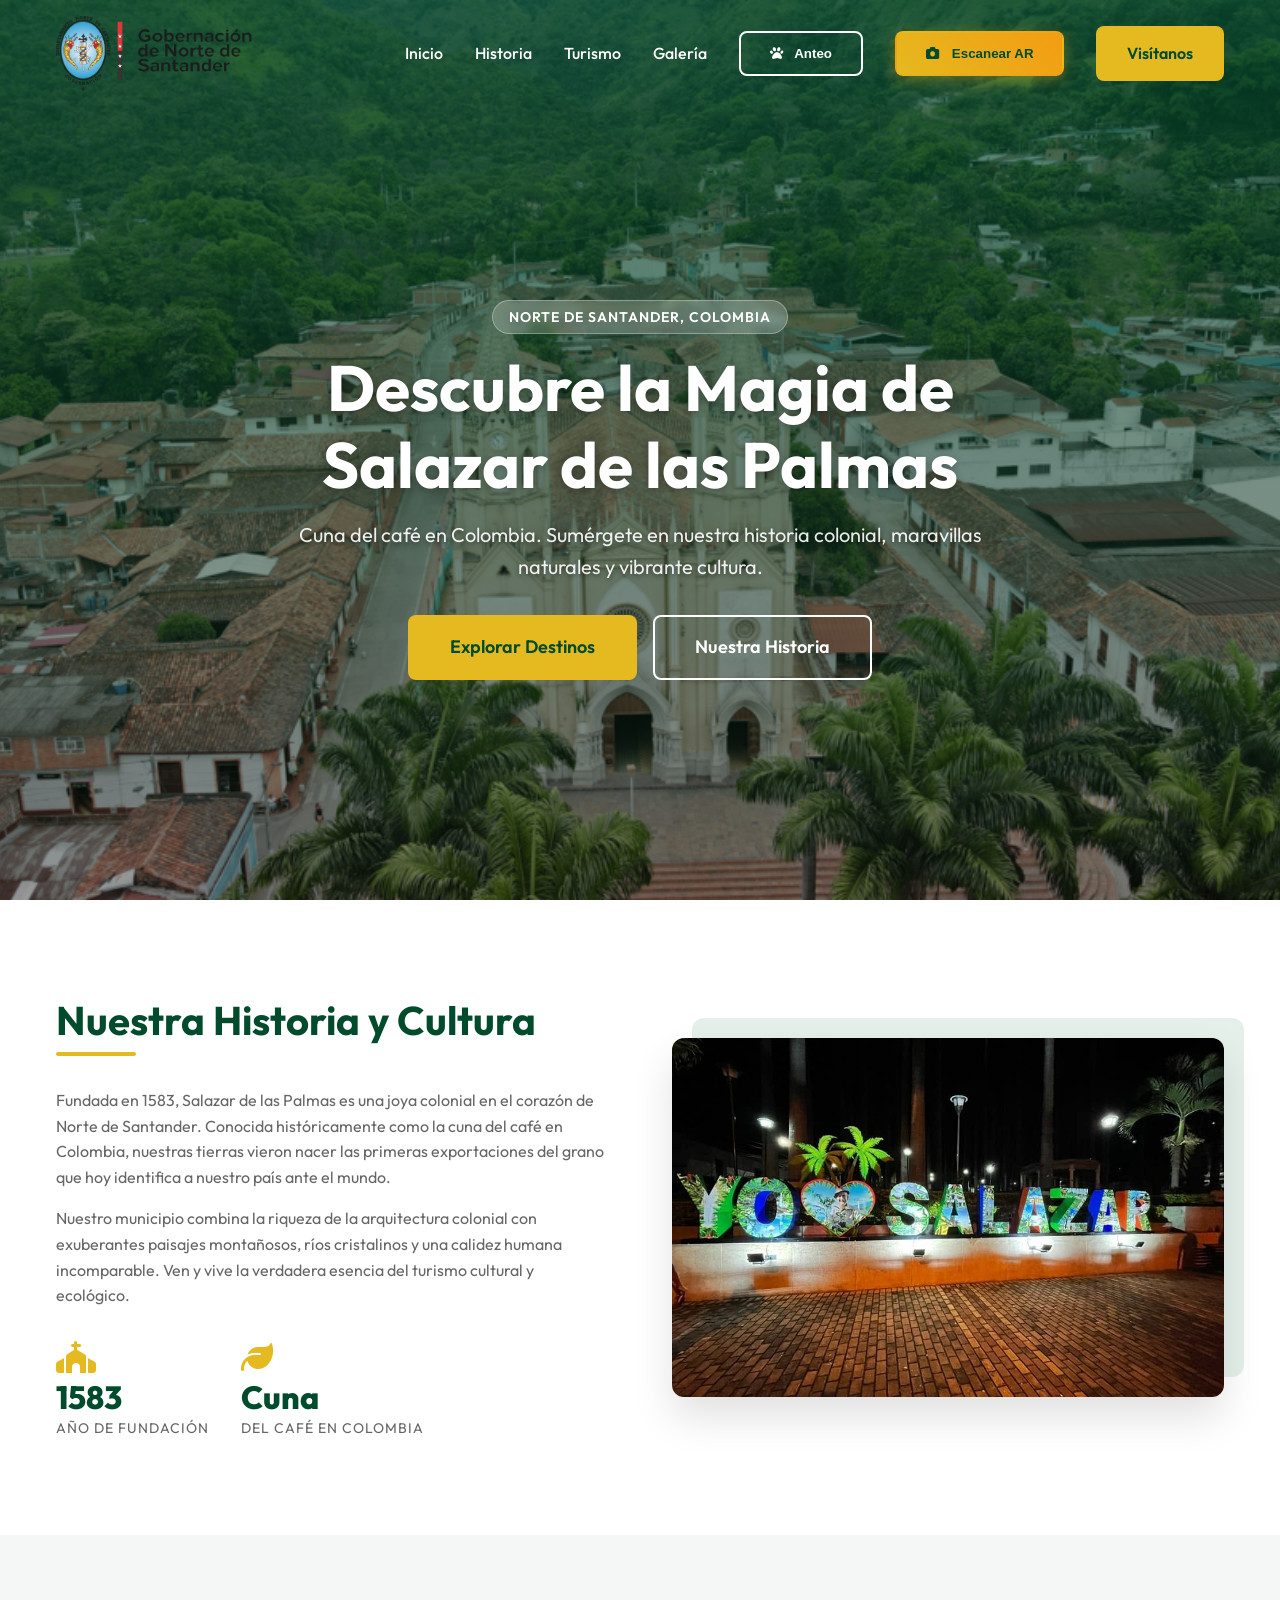
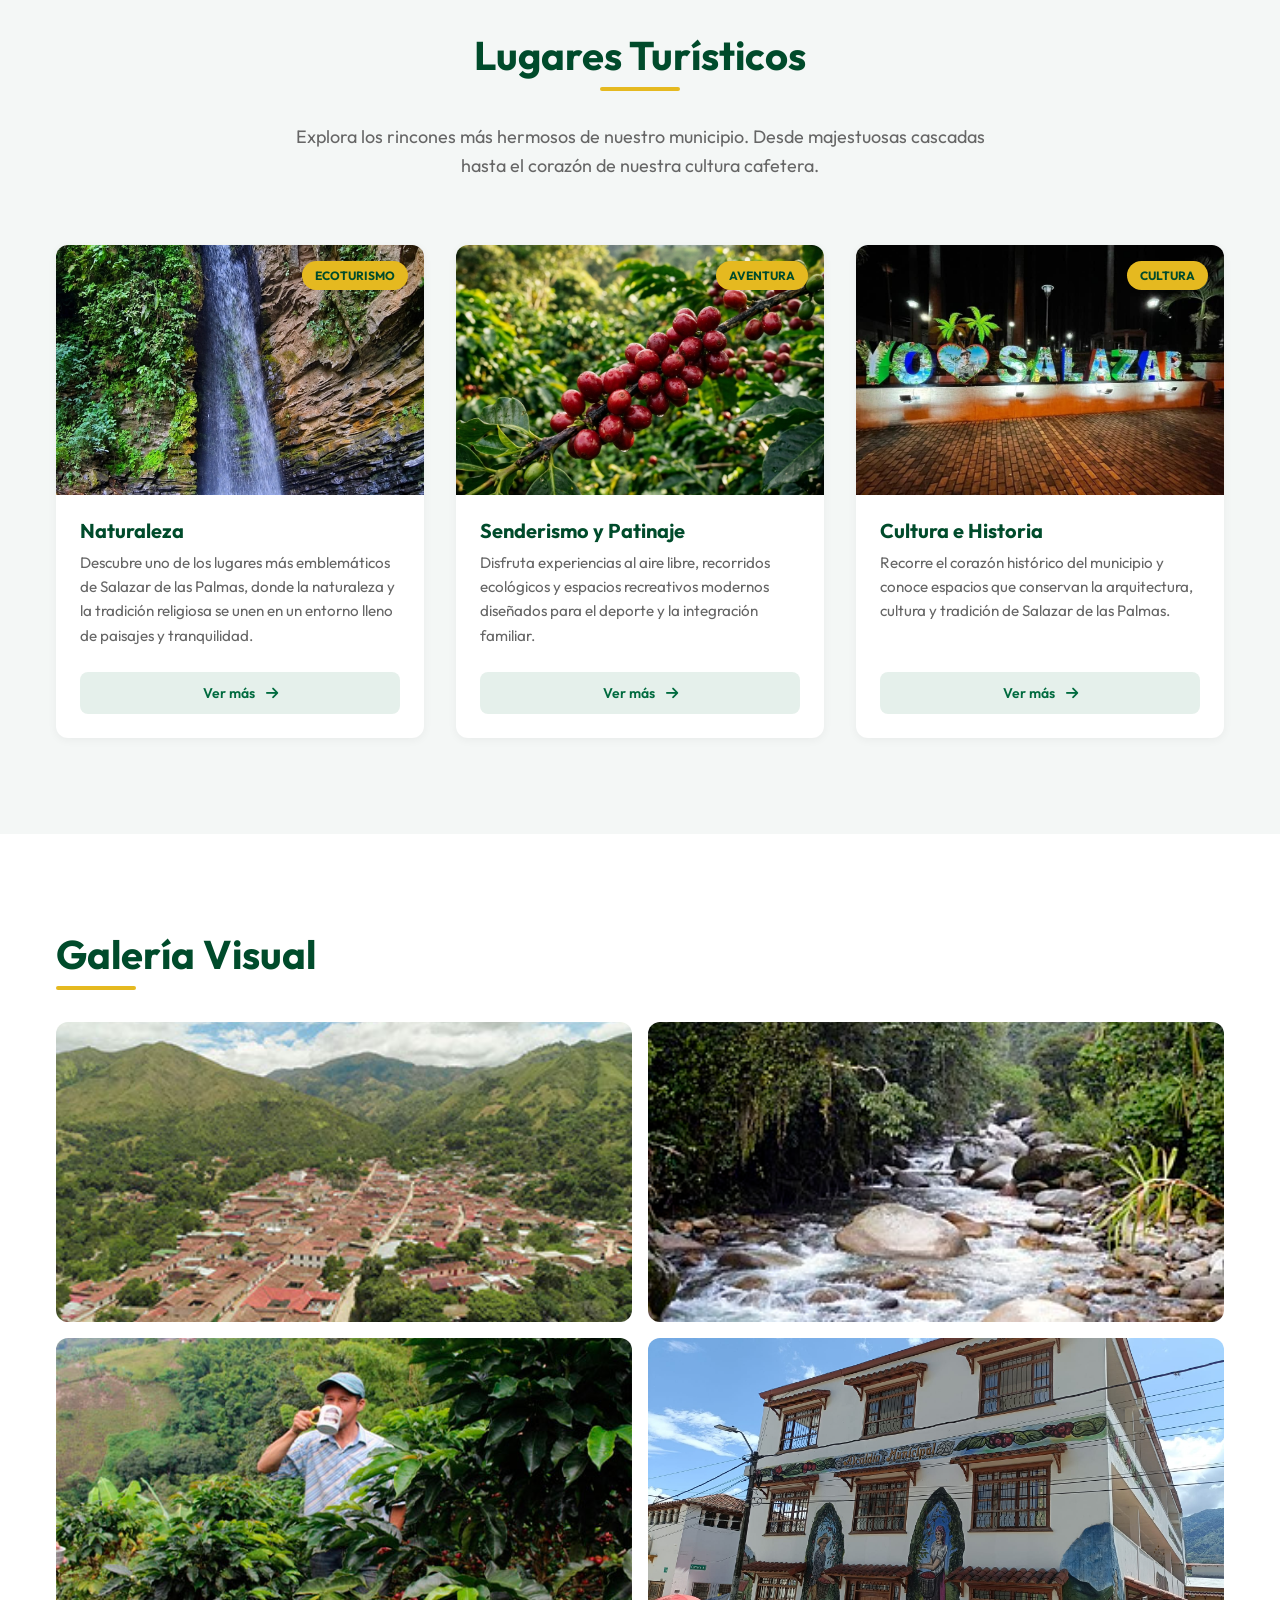
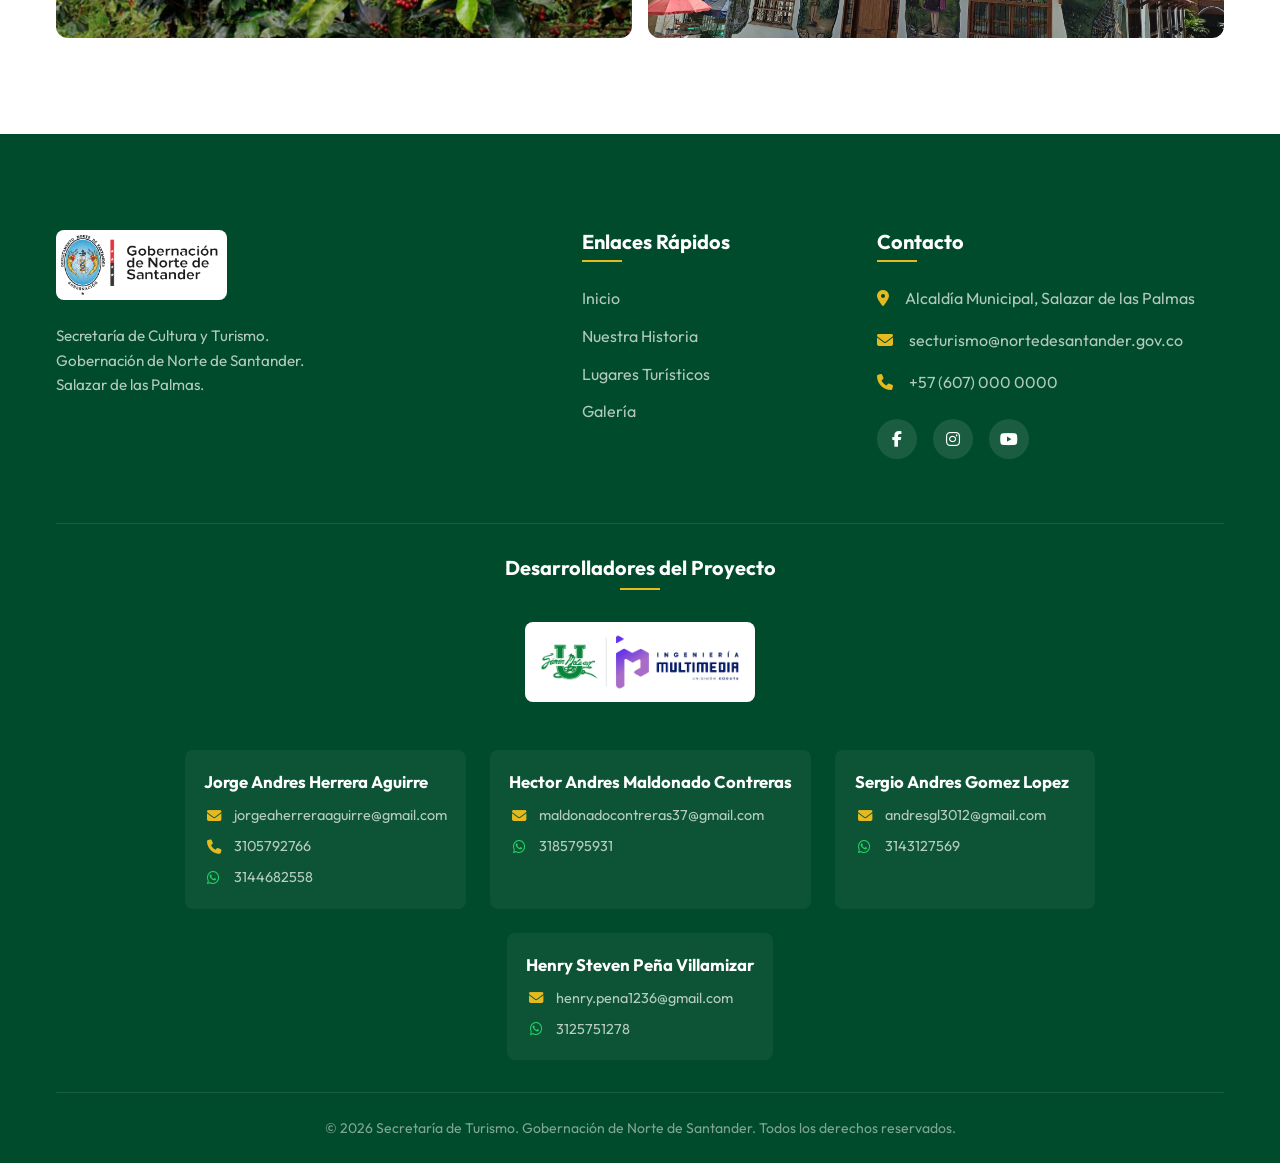
<file: index.html>
<!DOCTYPE html>
<html lang="es">

<head>
    <meta charset="UTF-8">
    <meta name="viewport" content="width=device-width, initial-scale=1.0">
    <title>Salazar de las Palmas - Secretaría de Turismo</title>
    <meta name="description"
        content="Descubre Salazar de las Palmas, la cuna del café en Colombia. Naturaleza, historia, arquitectura colonial y una cultura inolvidable en Norte de Santander.">

    <!-- Google Fonts: Outfit -->
    <link rel="preconnect" href="https://fonts.googleapis.com">
    <link rel="preconnect" href="https://fonts.gstatic.com" crossorigin>
    <link href="https://fonts.googleapis.com/css2?family=Outfit:wght@300;400;500;600;700;800&display=swap"
        rel="stylesheet">

    <!-- FontAwesome for Icons -->
    <link rel="stylesheet" href="https://cdnjs.cloudflare.com/ajax/libs/font-awesome/6.4.0/css/all.min.css">

    <!-- Custom CSS -->
    <link rel="stylesheet" href="css/style.css">
    <link rel="stylesheet" href="css/components.css">
</head>

<body>

    <!-- NAVBAR -->
    <header class="navbar" id="navbar">
        <div class="container nav-container">
            <div class="logos">
                <img src="Recursos/logo-gobernacion.png" alt="Logo Gobernación" class="logo">
            </div>

            <button class="mobile-menu-toggle" aria-label="Abrir menú" id="menuToggle">
                <i class="fa-solid fa-bars"></i>
            </button>

            <nav class="nav-links" id="navLinks">
                <a href="#inicio" class="nav-link">Inicio</a>
                <a href="#historia" class="nav-link">Historia</a>
                <a href="#turismo" class="nav-link">Turismo</a>
                <a href="#galeria" class="nav-link">Galería</a>
                <button type="button" id="openAnteoBtn" class="btn btn-outline btn-anteo" aria-haspopup="dialog"><i class="fa-solid fa-paw" aria-hidden="true"></i> Anteo</button>
                <button id="openArBtn" class="btn btn-primary btn-ar"><i class="fa-solid fa-camera"></i> Escanear
                    AR</button>
                <a href="#contacto" class="btn btn-primary">Visítanos</a>
            </nav>
        </div>
    </header>

    <!-- HERO SECTION -->
    <section id="inicio" class="hero">
        <div class="hero-overlay"></div>
        <div class="container hero-content fade-in-up">
            <span class="badge">Norte de Santander, Colombia</span>
            <h1 class="hero-title">Descubre la Magia de<br>Salazar de las Palmas</h1>
            <p class="hero-subtitle">Cuna del café en Colombia. Sumérgete en nuestra historia colonial, maravillas
                naturales y vibrante cultura.</p>
            <div class="hero-buttons">
                <a href="#turismo" class="btn btn-primary btn-large">Explorar Destinos</a>
                <a href="#historia" class="btn btn-outline btn-large">Nuestra Historia</a>
            </div>
        </div>
    </section>

    <!-- SECCIÓN SOBRE SALAZAR (HISTORIA Y CULTURA) -->
    <section id="historia" class="section about-section">
        <div class="container">
            <div class="about-grid">
                <div class="about-text fade-in-up">
                    <h2 class="section-title">Nuestra Historia y Cultura</h2>
                    <div class="title-underline"></div>
                    <p>Fundada en 1583, Salazar de las Palmas es una joya colonial en el corazón de Norte de Santander.
                        Conocida históricamente como la cuna del café en Colombia, nuestras tierras vieron nacer las
                        primeras exportaciones del grano que hoy identifica a nuestro país ante el mundo.</p>
                    <p>Nuestro municipio combina la riqueza de la arquitectura colonial con exuberantes paisajes
                        montañosos, ríos cristalinos y una calidez humana incomparable. Ven y vive la verdadera esencia
                        del turismo cultural y ecológico.</p>

                    <div class="stats-row">
                        <div class="stat-item">
                            <i class="fa-solid fa-church stat-icon"></i>
                            <span class="stat-number">1583</span>
                            <span class="stat-label">Año de Fundación</span>
                        </div>
                        <div class="stat-item">
                            <i class="fa-solid fa-leaf stat-icon"></i>
                            <span class="stat-number">Cuna</span>
                            <span class="stat-label">Del Café en Colombia</span>
                        </div>
                    </div>
                </div>
                <div class="about-image-wrapper fade-in-up">
                    <img src="Recursos/colonial-architecture.png" alt="Arquitectura colonial de Salazar"
                        class="about-image">
                    <div class="image-accent"></div>
                </div>
            </div>
        </div>
    </section>

    <!-- LUGARES TURÍSTICOS -->
    <section id="turismo" class="section tourism-section bg-light">
        <div class="container">
            <div class="section-header text-center fade-in-up">
                <!-- Etiqueta removida según solicitud -->
                <h2 class="section-title">Lugares Turísticos</h2>
                <div class="title-underline center"></div>
                <p class="section-description">Explora los rincones más hermosos de nuestro municipio. Desde majestuosas
                    cascadas hasta el corazón de nuestra cultura cafetera.</p>
            </div>

            <div class="cards-grid">
                <!-- Tarjeta 1 -->
                <div class="tour-card fade-in-up">
                    <div class="card-image">
                        <img src="Recursos/waterfall-salazar.png" alt="Cascadas Naturales">
                        <div class="card-category">Ecoturismo</div>
                    </div>
                    <div class="card-content">
                        <h3 class="card-title">Naturaleza</h3>
                        <p class="card-text">Descubre uno de los lugares más emblemáticos de Salazar de las Palmas,
                            donde la naturaleza y la tradición religiosa se unen en un entorno lleno de paisajes y
                            tranquilidad.</p>
                        <a href="naturaleza.html" class="btn btn-secondary btn-sm">Ver más <i
                                class="fa-solid fa-arrow-right"></i></a>
                    </div>
                </div>

                <!-- Tarjeta 2 -->
                <div class="tour-card fade-in-up delay-1">
                    <div class="card-image">
                        <img src="Recursos/coffee-culture.png" alt="Ruta del Café">
                        <div class="card-category">Aventura</div>
                    </div>
                    <div class="card-content">
                        <h3 class="card-title">Senderismo y Patinaje</h3>
                        <p class="card-text">Disfruta experiencias al aire libre, recorridos ecológicos y espacios
                            recreativos modernos diseñados para el deporte y la integración familiar.</p>
                        <a href="aventura.html" class="btn btn-secondary btn-sm">Ver más <i
                                class="fa-solid fa-arrow-right"></i></a>
                    </div>
                </div>

                <!-- Tarjeta 3 -->
                <div class="tour-card fade-in-up delay-2">
                    <div class="card-image">
                        <img src="Recursos/colonial-architecture.png" alt="Centro Histórico">
                        <div class="card-category">Cultura</div>
                    </div>
                    <div class="card-content">
                        <h3 class="card-title">Cultura e Historia</h3>
                        <p class="card-text">Recorre el corazón histórico del municipio y conoce espacios que conservan
                            la arquitectura, cultura y tradición de Salazar de las Palmas.</p>
                        <a href="cultura.html" class="btn btn-secondary btn-sm">Ver más <i
                                class="fa-solid fa-arrow-right"></i></a>
                    </div>
                </div>
            </div>
        </div>
    </section>

    <!-- GALERÍA VISUAL -->
    <section id="galeria" class="section gallery-section">
        <div class="container">
            <div class="section-header fade-in-up">
                <h2 class="section-title">Galería Visual</h2>
                <div class="title-underline"></div>
            </div>

            <div class="gallery-grid">
                <div class="gallery-item fade-in-up"
                    data-images='["Recursos/galeria-visual/panoramica/panoramica-1.jpg", "Recursos/galeria-visual/panoramica/panoramica-2.jpg", "Recursos/galeria-visual/panoramica/panoramica-3.jpg", "Recursos/galeria-visual/panoramica/panoramica-4.jpg", "Recursos/galeria-visual/panoramica/panoramica-5.webp"]'>
                    <img src="Recursos/galeria-visual/panoramica/panoramica-1.jpg" alt="Panorámica Salazar">
                    <div class="gallery-overlay">
                        <span>Panorámica</span>
                    </div>
                </div>
                <div class="gallery-item fade-in-up delay-1"
                    data-images='["Recursos/galeria-visual/naturaleza/naturaleza-1.jpg", "Recursos/galeria-visual/naturaleza/naturaleza-2.webp", "Recursos/galeria-visual/naturaleza/naturaleza-3.jpg", "Recursos/galeria-visual/naturaleza/naturaleza-4.jpg", "Recursos/galeria-visual/naturaleza/naturaleza-5.jpg"]'>
                    <img src="Recursos/galeria-visual/naturaleza/naturaleza-1.jpg" alt="Naturaleza">
                    <div class="gallery-overlay">
                        <span>Naturaleza</span>
                    </div>
                </div>
                <div class="gallery-item fade-in-up delay-2"
                    data-images='["Recursos/galeria-visual/cafe/cafe-1.jpg", "Recursos/galeria-visual/cafe/cafe-2.jpg", "Recursos/galeria-visual/cafe/cafe-3.jpg", "Recursos/galeria-visual/cafe/cafe-4.webp", "Recursos/galeria-visual/cafe/cafe-5.webp"]'>
                    <img src="Recursos/galeria-visual/cafe/cafe-1.jpg" alt="Cultura Cafetera">
                    <div class="gallery-overlay">
                        <span>Cultura Cafetera</span>
                    </div>
                </div>
                <div class="gallery-item fade-in-up delay-1"
                    data-images='["Recursos/galeria-visual/arquitectura/arquitectura-1.jpg", "Recursos/galeria-visual/arquitectura/arquitectura-2.jpg", "Recursos/galeria-visual/arquitectura/arquitectura-3.jpg", "Recursos/galeria-visual/arquitectura/arquitectura-4.jpg", "Recursos/galeria-visual/arquitectura/arquitectura-5.jpg"]'>
                    <img src="Recursos/galeria-visual/arquitectura/arquitectura-1.jpg" alt="Arquitectura">
                    <div class="gallery-overlay">
                        <span>Arquitectura Colonial</span>
                    </div>
                </div>
            </div>
        </div>
    </section>

    <!-- FOOTER INSTITUCIONAL -->
    <footer id="contacto" class="footer">
        <div class="container">
            <div class="footer-grid">
                <div class="footer-brand">
                    <div class="footer-logos">
                        <img src="Recursos/logo-gobernacion.png" alt="Gobernación" class="footer-logo">
                    </div>
                    <p class="footer-desc">Secretaría de Cultura y Turismo.<br>Gobernación de Norte de
                        Santander.<br>Salazar de las Palmas.</p>
                </div>

                <div class="footer-links">
                    <h4 class="footer-title">Enlaces Rápidos</h4>
                    <ul>
                        <li><a href="#inicio">Inicio</a></li>
                        <li><a href="#historia">Nuestra Historia</a></li>
                        <li><a href="#turismo">Lugares Turísticos</a></li>
                        <li><a href="#galeria">Galería</a></li>
                    </ul>
                </div>

                <div class="footer-contact">
                    <h4 class="footer-title">Contacto</h4>
                    <ul class="contact-info">
                        <li><i class="fa-solid fa-location-dot"></i> Alcaldía Municipal, Salazar de las Palmas</li>
                        <li><i class="fa-solid fa-envelope"></i> secturismo@nortedesantander.gov.co</li>
                        <li><i class="fa-solid fa-phone"></i> +57 (607) 000 0000</li>
                    </ul>
                    <div class="social-links">
                        <a href="https://www.facebook.com/GobernaciondeNortedeSantander/?locale=es_LA"
                            target="_blank"><i class="fa-brands fa-facebook-f"></i></a>
                        <a href="https://www.instagram.com/gobernorte/" target="_blank"><i
                                class="fa-brands fa-instagram"></i></a>
                        <a href="https://www.youtube.com/@GobernacionNorteDeSantander" target="_blank"><i
                                class="fa-brands fa-youtube"></i></a>
                    </div>
                </div>
            </div>

            <div class="footer-developers"
                style="padding-bottom: 2rem; border-top: 1px solid rgba(255, 255, 255, 0.1); padding-top: 2rem; margin-top: 1rem;">
                <h4
                    style="color: white; font-size: 1.25rem; margin-bottom: 2rem; text-align: center; position: relative;">
                    Desarrolladores del Proyecto
                    <span
                        style="display: block; width: 40px; height: 2px; background-color: var(--color-accent); margin: 0.5rem auto 0;"></span>
                </h4>
                <div style="display: flex; flex-wrap: wrap; justify-content: center; gap: 3rem; align-items: center;">
                    <div class="footer-logos"
                        style="display: flex; flex-direction: column; align-items: center; margin-bottom: 0;">
                        <img src="Recursos/Multimedia-Logo.png" alt="Ingeniería Multimedia" class="footer-logo"
                            style="background-color: white; height: 80px; padding: 10px;">
                    </div>
                    <div style="display: flex; flex-wrap: wrap; gap: 1.5rem; justify-content: center;">
                        <div
                            style="background: rgba(255, 255, 255, 0.05); padding: 1.2rem; border-radius: 8px; min-width: 260px;">
                            <strong
                                style="display: block; font-size: 1.05rem; color: white; margin-bottom: 0.5rem;">Jorge
                                Andres Herrera Aguirre</strong>
                            <ul style="margin: 0; padding: 0; list-style: none; color: rgba(255, 255, 255, 0.7);">
                                <li
                                    style="margin-bottom: 0.5rem; font-size: 0.9rem; display: flex; align-items: center;">
                                    <i class="fa-solid fa-envelope"
                                        style="width: 20px; text-align: center; color: var(--color-accent); margin-right: 10px;"></i>
                                    jorgeaherreraaguirre@gmail.com</li>
                                <li
                                    style="margin-bottom: 0.5rem; font-size: 0.9rem; display: flex; align-items: center;">
                                    <i class="fa-solid fa-phone"
                                        style="width: 20px; text-align: center; color: var(--color-accent); margin-right: 10px;"></i>
                                    3105792766</li>
                                <li style="margin-bottom: 0; font-size: 0.9rem; display: flex; align-items: center;"><a
                                        href="https://wa.me/573144682558" target="_blank"
                                        style="color: inherit; text-decoration: none; transition: color 0.3s ease; display: flex; align-items: center;"
                                        onmouseover="this.style.color='#25D366'"
                                        onmouseout="this.style.color='inherit'"><i class="fa-brands fa-whatsapp"
                                            style="width: 20px; text-align: center; color: #25D366; margin-right: 10px;"></i>
                                        3144682558</a></li>
                            </ul>
                        </div>
                        <div
                            style="background: rgba(255, 255, 255, 0.05); padding: 1.2rem; border-radius: 8px; min-width: 260px;">
                            <strong
                                style="display: block; font-size: 1.05rem; color: white; margin-bottom: 0.5rem;">Hector
                                Andres Maldonado Contreras</strong>
                            <ul style="margin: 0; padding: 0; list-style: none; color: rgba(255, 255, 255, 0.7);">
                                <li
                                    style="margin-bottom: 0.5rem; font-size: 0.9rem; display: flex; align-items: center;">
                                    <i class="fa-solid fa-envelope"
                                        style="width: 20px; text-align: center; color: var(--color-accent); margin-right: 10px;"></i>
                                    maldonadocontreras37@gmail.com</li>
                                <li style="margin-bottom: 0; font-size: 0.9rem; display: flex; align-items: center;"><a
                                        href="https://wa.me/573185795931" target="_blank"
                                        style="color: inherit; text-decoration: none; transition: color 0.3s ease; display: flex; align-items: center;"
                                        onmouseover="this.style.color='#25D366'"
                                        onmouseout="this.style.color='inherit'"><i class="fa-brands fa-whatsapp"
                                            style="width: 20px; text-align: center; color: #25D366; margin-right: 10px;"></i>
                                        3185795931</a></li>
                            </ul>
                        </div>
                        <div
                            style="background: rgba(255, 255, 255, 0.05); padding: 1.2rem; border-radius: 8px; min-width: 260px;">
                            <strong
                                style="display: block; font-size: 1.05rem; color: white; margin-bottom: 0.5rem;">Sergio
                                Andres Gomez Lopez</strong>
                            <ul style="margin: 0; padding: 0; list-style: none; color: rgba(255, 255, 255, 0.7);">
                                <li
                                    style="margin-bottom: 0.5rem; font-size: 0.9rem; display: flex; align-items: center;">
                                    <i class="fa-solid fa-envelope"
                                        style="width: 20px; text-align: center; color: var(--color-accent); margin-right: 10px;"></i>
                                    andresgl3012@gmail.com</li>
                                <li style="margin-bottom: 0; font-size: 0.9rem; display: flex; align-items: center;"><a
                                        href="https://wa.me/573143127569" target="_blank"
                                        style="color: inherit; text-decoration: none; transition: color 0.3s ease; display: flex; align-items: center;"
                                        onmouseover="this.style.color='#25D366'"
                                        onmouseout="this.style.color='inherit'"><i class="fa-brands fa-whatsapp"
                                            style="width: 20px; text-align: center; color: #25D366; margin-right: 10px;"></i>
                                        3143127569</a></li>
                            </ul>
                        </div>
                        <div
                            style="background: rgba(255, 255, 255, 0.05); padding: 1.2rem; border-radius: 8px; min-width: 260px;">
                            <strong
                                style="display: block; font-size: 1.05rem; color: white; margin-bottom: 0.5rem;">Henry
                                Steven Peña Villamizar</strong>
                            <ul style="margin: 0; padding: 0; list-style: none; color: rgba(255, 255, 255, 0.7);">
                                <li
                                    style="margin-bottom: 0.5rem; font-size: 0.9rem; display: flex; align-items: center;">
                                    <i class="fa-solid fa-envelope"
                                        style="width: 20px; text-align: center; color: var(--color-accent); margin-right: 10px;"></i>
                                    henry.pena1236@gmail.com</li>
                                <li style="margin-bottom: 0; font-size: 0.9rem; display: flex; align-items: center;"><a
                                        href="https://wa.me/573155726436" target="_blank"
                                        style="color: inherit; text-decoration: none; transition: color 0.3s ease; display: flex; align-items: center;"
                                        onmouseover="this.style.color='#25D366'"
                                        onmouseout="this.style.color='inherit'"><i class="fa-brands fa-whatsapp"
                                            style="width: 20px; text-align: center; color: #25D366; margin-right: 10px;"></i>
                                        3125751278</a></li>
                            </ul>
                        </div>
                    </div>
                </div>
            </div>

            <div class="footer-bottom">
                <p>&copy; 2026 Secretaría de Turismo. Gobernación de Norte de Santander. Todos los derechos reservados.
                </p>
            </div>
        </div>
    </footer>

    <!-- Lightbox Container para Galería -->
    <div class="lightbox" id="lightbox">
        <div class="lightbox-content">
            <button class="lightbox-close" id="lightboxClose">&times;</button>
            <div class="lightbox-images" id="lightboxImages">
                <!-- Images will be injected here via JS -->
            </div>
            <button class="lightbox-prev" id="lightboxPrev"><i class="fa-solid fa-chevron-left"></i></button>
            <button class="lightbox-next" id="lightboxNext"><i class="fa-solid fa-chevron-right"></i></button>
        </div>
    </div>

    <!-- Scripts -->
    <script src="js/main.js" defer></script>
</body>

</html>
</file>
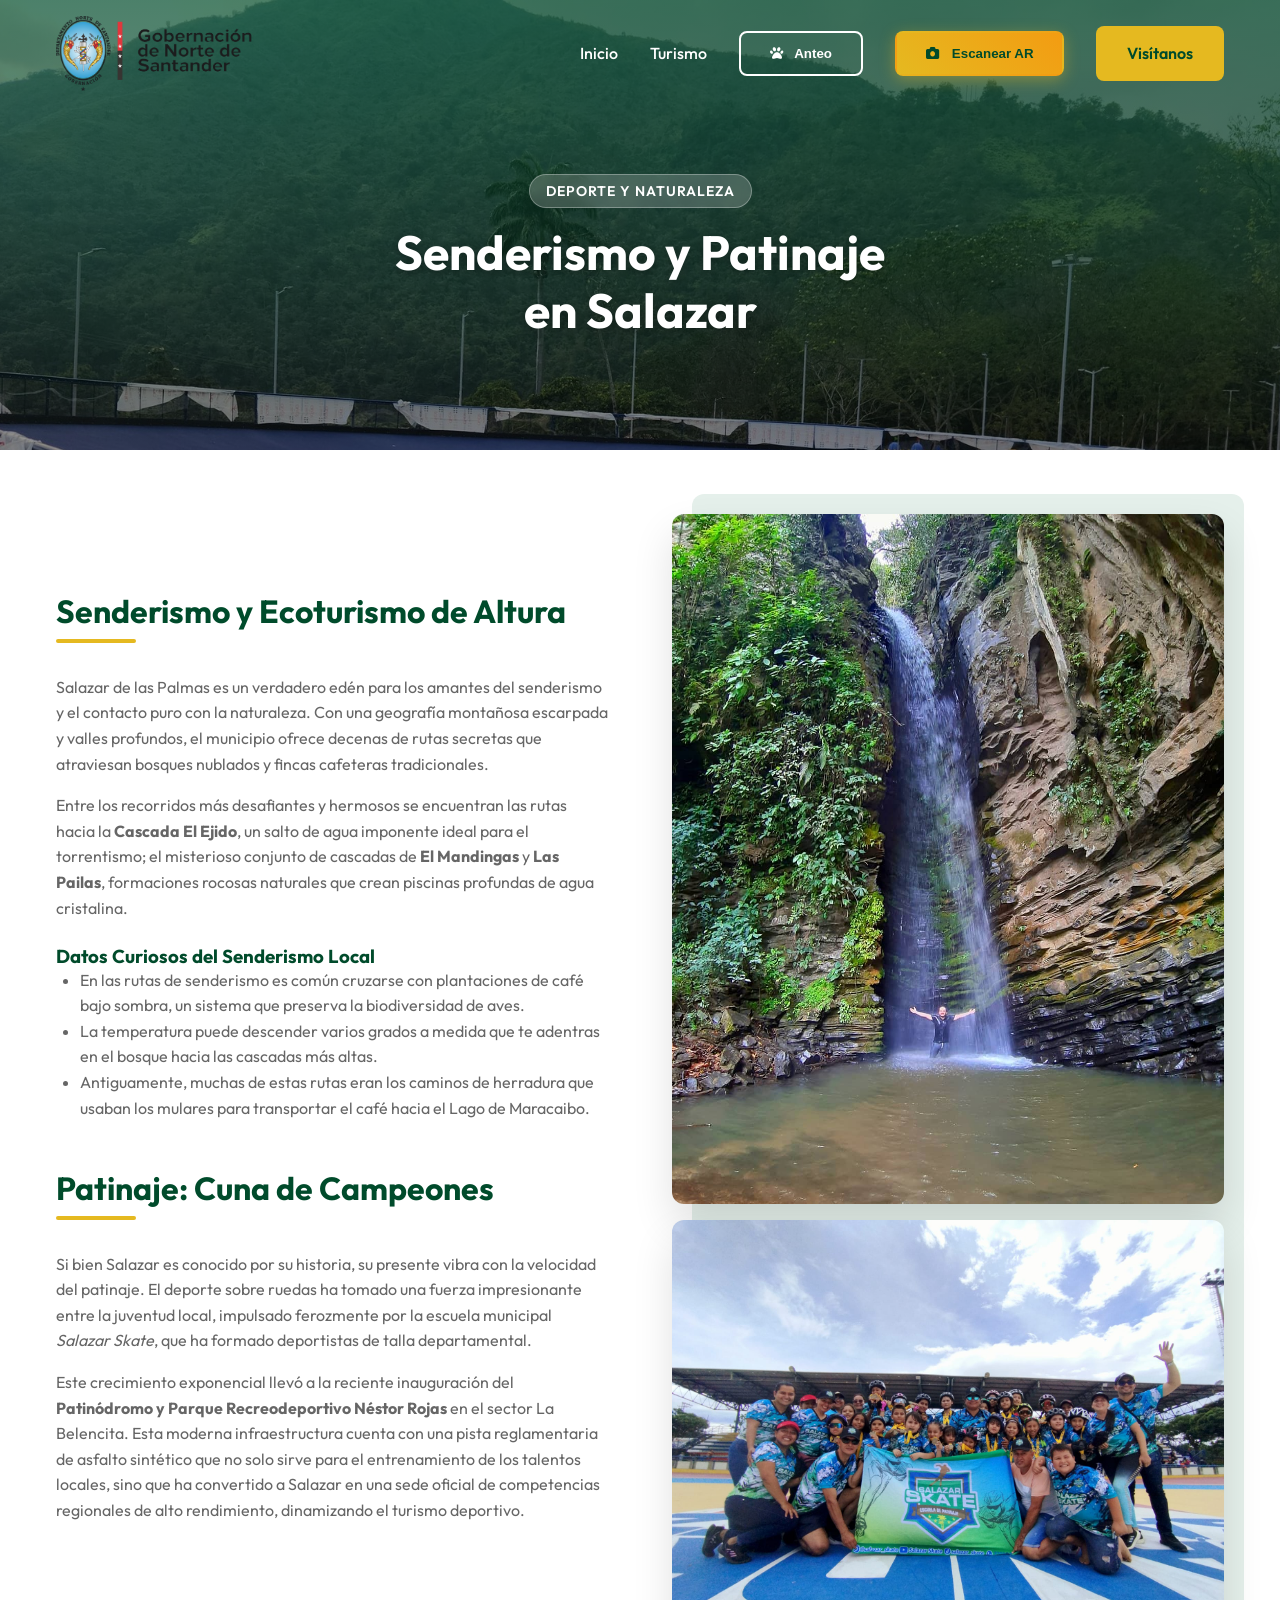
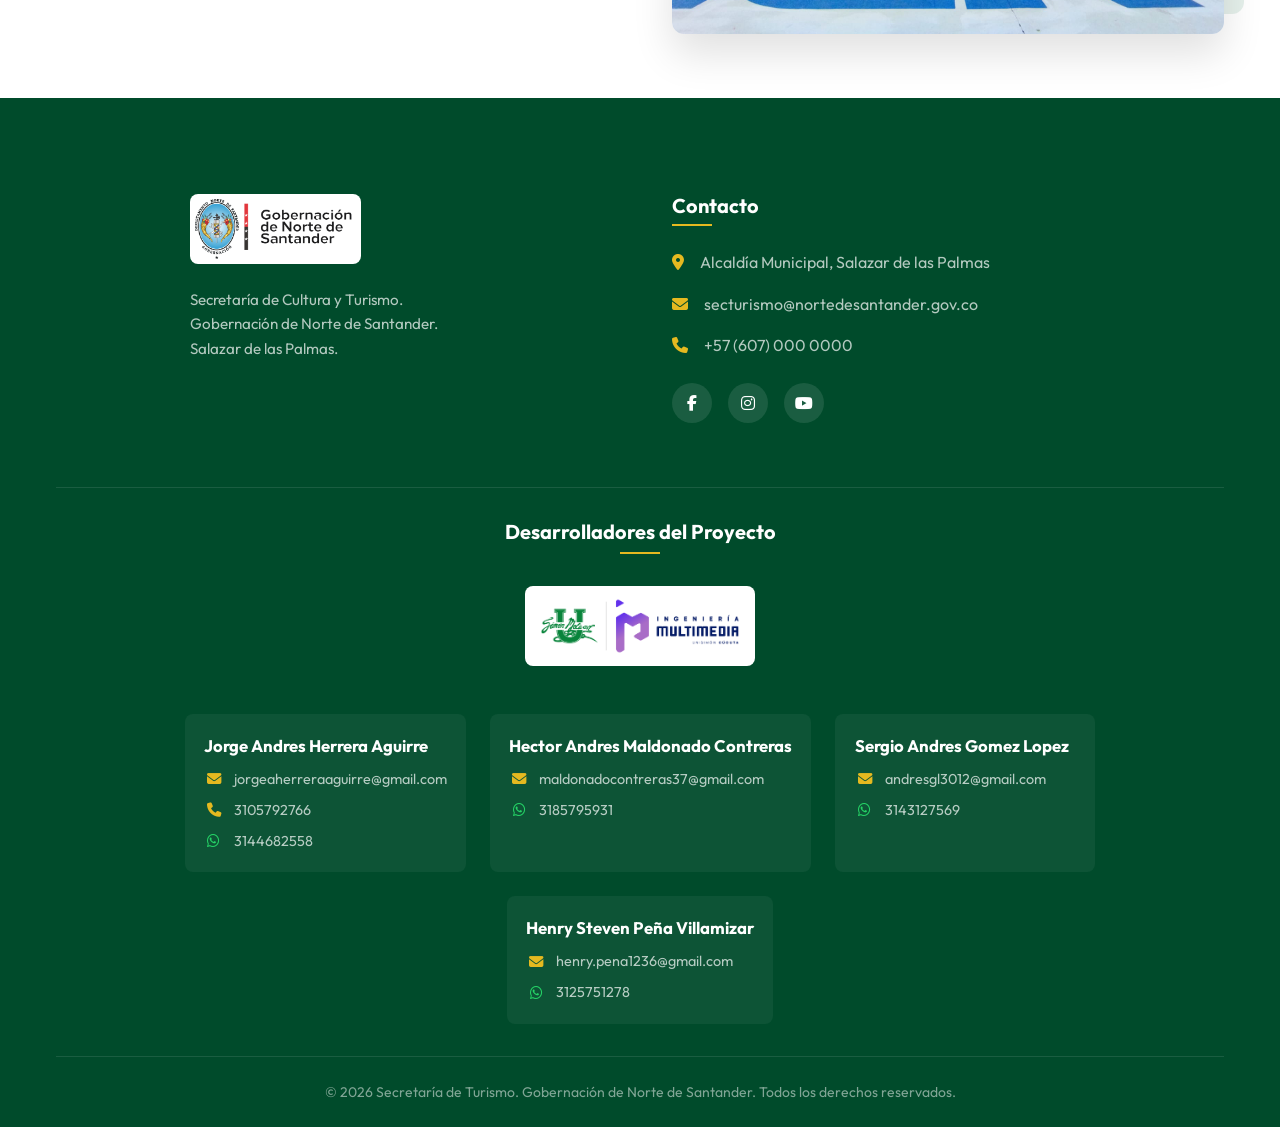
<file: aventura.html>
<!DOCTYPE html>
<html lang="es">
<head>
    <meta charset="UTF-8">
    <meta name="viewport" content="width=device-width, initial-scale=1.0">
    <title>Aventura - Senderismo y Patinaje</title>
    
    <link href="https://fonts.googleapis.com/css2?family=Outfit:wght@300;400;500;600;700;800&display=swap" rel="stylesheet">
    <link rel="stylesheet" href="https://cdnjs.cloudflare.com/ajax/libs/font-awesome/6.4.0/css/all.min.css">
    <link rel="stylesheet" href="css/style.css">
    <link rel="stylesheet" href="css/components.css">
    <style>
        .hero-small {
            height: 50vh;
            min-height: 400px;
            background-image: url('Recursos/Patinaje/PistaPatinajeSalazar.jpg');
            background-size: cover;
            background-position: center;
        }
        .content-section { padding: var(--spacing-lg) 0; }
        .text-block { margin-bottom: 2rem; }
    </style>
</head>
<body>

    <header class="navbar scrolled" id="navbar">
        <div class="container nav-container">
            <div class="logos">
                <img src="Recursos/logo-gobernacion.png" alt="Logo Gobernación" class="logo">
            </div>
            <button class="mobile-menu-toggle" aria-label="Abrir menú" id="menuToggle"><i class="fa-solid fa-bars"></i></button>
            <nav class="nav-links" id="navLinks">
                <a href="index.html#inicio" class="nav-link">Inicio</a>
                <a href="index.html#turismo" class="nav-link">Turismo</a>
                <button type="button" id="openAnteoBtn" class="btn btn-outline btn-anteo" aria-haspopup="dialog"><i class="fa-solid fa-paw" aria-hidden="true"></i> Anteo</button>
                <button id="openArBtn" class="btn btn-primary btn-ar"><i class="fa-solid fa-camera"></i> Escanear AR</button>
                <a href="index.html#contacto" class="btn btn-primary">Visítanos</a>
            </nav>
        </div>
    </header>

    <section class="hero hero-small">
        <div class="hero-overlay"></div>
        <div class="container hero-content fade-in-up">
            <span class="badge">Deporte y Naturaleza</span>
            <h1 class="hero-title" style="font-size: 3rem;">Senderismo y Patinaje<br>en Salazar</h1>
        </div>
    </section>

    <section class="section content-section">
        <div class="container">
            <div class="about-grid">
                <div class="about-text fade-in-up">
                    <div class="text-block">
                        <h2 class="section-title" style="font-size: 2rem;">Senderismo y Ecoturismo de Altura</h2>
                        <div class="title-underline"></div>
                        <p>Salazar de las Palmas es un verdadero edén para los amantes del senderismo y el contacto puro con la naturaleza. Con una geografía montañosa escarpada y valles profundos, el municipio ofrece decenas de rutas secretas que atraviesan bosques nublados y fincas cafeteras tradicionales.</p>
                        <p>Entre los recorridos más desafiantes y hermosos se encuentran las rutas hacia la <strong>Cascada El Ejido</strong>, un salto de agua imponente ideal para el torrentismo; el misterioso conjunto de cascadas de <strong>El Mandingas</strong> y <strong>Las Pailas</strong>, formaciones rocosas naturales que crean piscinas profundas de agua cristalina.</p>
                        
                        <h3 style="margin-top: 1.5rem; color: var(--color-primary-dark);">Datos Curiosos del Senderismo Local</h3>
                        <ul style="margin-left: 1.5rem; margin-bottom: 1.5rem; color: var(--color-text-muted);">
                            <li>En las rutas de senderismo es común cruzarse con plantaciones de café bajo sombra, un sistema que preserva la biodiversidad de aves.</li>
                            <li>La temperatura puede descender varios grados a medida que te adentras en el bosque hacia las cascadas más altas.</li>
                            <li>Antiguamente, muchas de estas rutas eran los caminos de herradura que usaban los mulares para transportar el café hacia el Lago de Maracaibo.</li>
                        </ul>
                    </div>

                    <div class="text-block" style="margin-top: 3rem;">
                        <h2 class="section-title" style="font-size: 2rem;">Patinaje: Cuna de Campeones</h2>
                        <div class="title-underline"></div>
                        <p>Si bien Salazar es conocido por su historia, su presente vibra con la velocidad del patinaje. El deporte sobre ruedas ha tomado una fuerza impresionante entre la juventud local, impulsado ferozmente por la escuela municipal <em>Salazar Skate</em>, que ha formado deportistas de talla departamental.</p>
                        <p>Este crecimiento exponencial llevó a la reciente inauguración del <strong>Patinódromo y Parque Recreodeportivo Néstor Rojas</strong> en el sector La Belencita. Esta moderna infraestructura cuenta con una pista reglamentaria de asfalto sintético que no solo sirve para el entrenamiento de los talentos locales, sino que ha convertido a Salazar en una sede oficial de competencias regionales de alto rendimiento, dinamizando el turismo deportivo.</p>
                    </div>
                </div>
                
                <div class="about-image-wrapper fade-in-up delay-1">
                    <img src="Recursos/Senderismo/CascadaSenderismo.jpg" alt="Senderismo en Salazar" class="about-image" style="margin-bottom: 1rem;">
                    <img src="Recursos/Patinaje/PatinajeEquipoSalazar.jpg" alt="Equipo de Patinaje Salazar Skate" class="about-image">
                    <div class="image-accent"></div>
                </div>
            </div>
        </div>
    </section>

    <footer id="contacto" class="footer">
        <div class="container">
            <div class="footer-grid footer-grid-2col">
                <div class="footer-brand">
                    <div class="footer-logos">
                        <img src="Recursos/logo-gobernacion.png" alt="Gobernación" class="footer-logo">
                    </div>
                    <p class="footer-desc">Secretaría de Cultura y Turismo.<br>Gobernación de Norte de Santander.<br>Salazar de las Palmas.</p>
                </div>
                <div class="footer-contact">
                    <h4 class="footer-title">Contacto</h4>
                    <ul class="contact-info">
                        <li><i class="fa-solid fa-location-dot"></i> Alcaldía Municipal, Salazar de las Palmas</li>
                        <li><i class="fa-solid fa-envelope"></i> secturismo@nortedesantander.gov.co</li>
                        <li><i class="fa-solid fa-phone"></i> +57 (607) 000 0000</li>
                    </ul>
                    <div class="social-links">
                        <a href="https://www.facebook.com/GobernaciondeNortedeSantander/?locale=es_LA" target="_blank"><i class="fa-brands fa-facebook-f"></i></a>
                        <a href="https://www.instagram.com/gobernorte/" target="_blank"><i class="fa-brands fa-instagram"></i></a>
                        <a href="https://www.youtube.com/@GobernacionNorteDeSantander" target="_blank"><i class="fa-brands fa-youtube"></i></a>
                    </div>
                </div>
            </div>
            
            <div class="footer-developers" style="padding-bottom: 2rem; border-top: 1px solid rgba(255, 255, 255, 0.1); padding-top: 2rem; margin-top: 1rem;">
                <h4 style="color: white; font-size: 1.25rem; margin-bottom: 2rem; text-align: center; position: relative;">
                    Desarrolladores del Proyecto
                    <span style="display: block; width: 40px; height: 2px; background-color: var(--color-accent); margin: 0.5rem auto 0;"></span>
                </h4>
                <div style="display: flex; flex-wrap: wrap; justify-content: center; gap: 3rem; align-items: center;">
                    <div class="footer-logos" style="display: flex; flex-direction: column; align-items: center; margin-bottom: 0;">
                        <img src="Recursos/Multimedia-Logo.png" alt="Ingeniería Multimedia" class="footer-logo" style="background-color: white; height: 80px; padding: 10px;">
                    </div>
                    <div style="display: flex; flex-wrap: wrap; gap: 1.5rem; justify-content: center;">
                        <div style="background: rgba(255, 255, 255, 0.05); padding: 1.2rem; border-radius: 8px; min-width: 260px;">
                            <strong style="display: block; font-size: 1.05rem; color: white; margin-bottom: 0.5rem;">Jorge Andres Herrera Aguirre</strong>
                            <ul style="margin: 0; padding: 0; list-style: none; color: rgba(255, 255, 255, 0.7);">
                                <li style="margin-bottom: 0.5rem; font-size: 0.9rem; display: flex; align-items: center;"><i class="fa-solid fa-envelope" style="width: 20px; text-align: center; color: var(--color-accent); margin-right: 10px;"></i> jorgeaherreraaguirre@gmail.com</li>
                                <li style="margin-bottom: 0.5rem; font-size: 0.9rem; display: flex; align-items: center;"><i class="fa-solid fa-phone" style="width: 20px; text-align: center; color: var(--color-accent); margin-right: 10px;"></i> 3105792766</li>
                                <li style="margin-bottom: 0; font-size: 0.9rem; display: flex; align-items: center;"><a href="https://wa.me/573144682558" target="_blank" style="color: inherit; text-decoration: none; transition: color 0.3s ease; display: flex; align-items: center;" onmouseover="this.style.color='#25D366'" onmouseout="this.style.color='inherit'"><i class="fa-brands fa-whatsapp" style="width: 20px; text-align: center; color: #25D366; margin-right: 10px;"></i> 3144682558</a></li>
                            </ul>
                        </div>
                        <div style="background: rgba(255, 255, 255, 0.05); padding: 1.2rem; border-radius: 8px; min-width: 260px;">
                            <strong style="display: block; font-size: 1.05rem; color: white; margin-bottom: 0.5rem;">Hector Andres Maldonado Contreras</strong>
                            <ul style="margin: 0; padding: 0; list-style: none; color: rgba(255, 255, 255, 0.7);">
                                <li style="margin-bottom: 0.5rem; font-size: 0.9rem; display: flex; align-items: center;"><i class="fa-solid fa-envelope" style="width: 20px; text-align: center; color: var(--color-accent); margin-right: 10px;"></i> maldonadocontreras37@gmail.com</li>
                                <li style="margin-bottom: 0; font-size: 0.9rem; display: flex; align-items: center;"><a href="https://wa.me/573185795931" target="_blank" style="color: inherit; text-decoration: none; transition: color 0.3s ease; display: flex; align-items: center;" onmouseover="this.style.color='#25D366'" onmouseout="this.style.color='inherit'"><i class="fa-brands fa-whatsapp" style="width: 20px; text-align: center; color: #25D366; margin-right: 10px;"></i> 3185795931</a></li>
                            </ul>
                        </div>
                        <div style="background: rgba(255, 255, 255, 0.05); padding: 1.2rem; border-radius: 8px; min-width: 260px;">
                            <strong style="display: block; font-size: 1.05rem; color: white; margin-bottom: 0.5rem;">Sergio Andres Gomez Lopez</strong>
                            <ul style="margin: 0; padding: 0; list-style: none; color: rgba(255, 255, 255, 0.7);">
                                <li style="margin-bottom: 0.5rem; font-size: 0.9rem; display: flex; align-items: center;"><i class="fa-solid fa-envelope" style="width: 20px; text-align: center; color: var(--color-accent); margin-right: 10px;"></i> andresgl3012@gmail.com</li>
                                <li style="margin-bottom: 0; font-size: 0.9rem; display: flex; align-items: center;"><a href="https://wa.me/573143127569" target="_blank" style="color: inherit; text-decoration: none; transition: color 0.3s ease; display: flex; align-items: center;" onmouseover="this.style.color='#25D366'" onmouseout="this.style.color='inherit'"><i class="fa-brands fa-whatsapp" style="width: 20px; text-align: center; color: #25D366; margin-right: 10px;"></i> 3143127569</a></li>
                            </ul>
                        </div>
                        <div style="background: rgba(255, 255, 255, 0.05); padding: 1.2rem; border-radius: 8px; min-width: 260px;">
                            <strong style="display: block; font-size: 1.05rem; color: white; margin-bottom: 0.5rem;">Henry Steven Peña Villamizar</strong>
                            <ul style="margin: 0; padding: 0; list-style: none; color: rgba(255, 255, 255, 0.7);">
                                <li style="margin-bottom: 0.5rem; font-size: 0.9rem; display: flex; align-items: center;"><i class="fa-solid fa-envelope" style="width: 20px; text-align: center; color: var(--color-accent); margin-right: 10px;"></i> henry.pena1236@gmail.com</li>
                                <li style="margin-bottom: 0; font-size: 0.9rem; display: flex; align-items: center;"><a href="https://wa.me/573155726436" target="_blank" style="color: inherit; text-decoration: none; transition: color 0.3s ease; display: flex; align-items: center;" onmouseover="this.style.color='#25D366'" onmouseout="this.style.color='inherit'"><i class="fa-brands fa-whatsapp" style="width: 20px; text-align: center; color: #25D366; margin-right: 10px;"></i> 3125751278</a></li>
                            </ul>
                        </div>
                    </div>
                </div>
            </div>

            <div class="footer-bottom">
                <p>&copy; 2026 Secretaría de Turismo. Gobernación de Norte de Santander. Todos los derechos reservados.</p>
            </div>
        </div>
    </footer>

    <script src="js/main.js" defer></script>
</body>
</html>
</file>
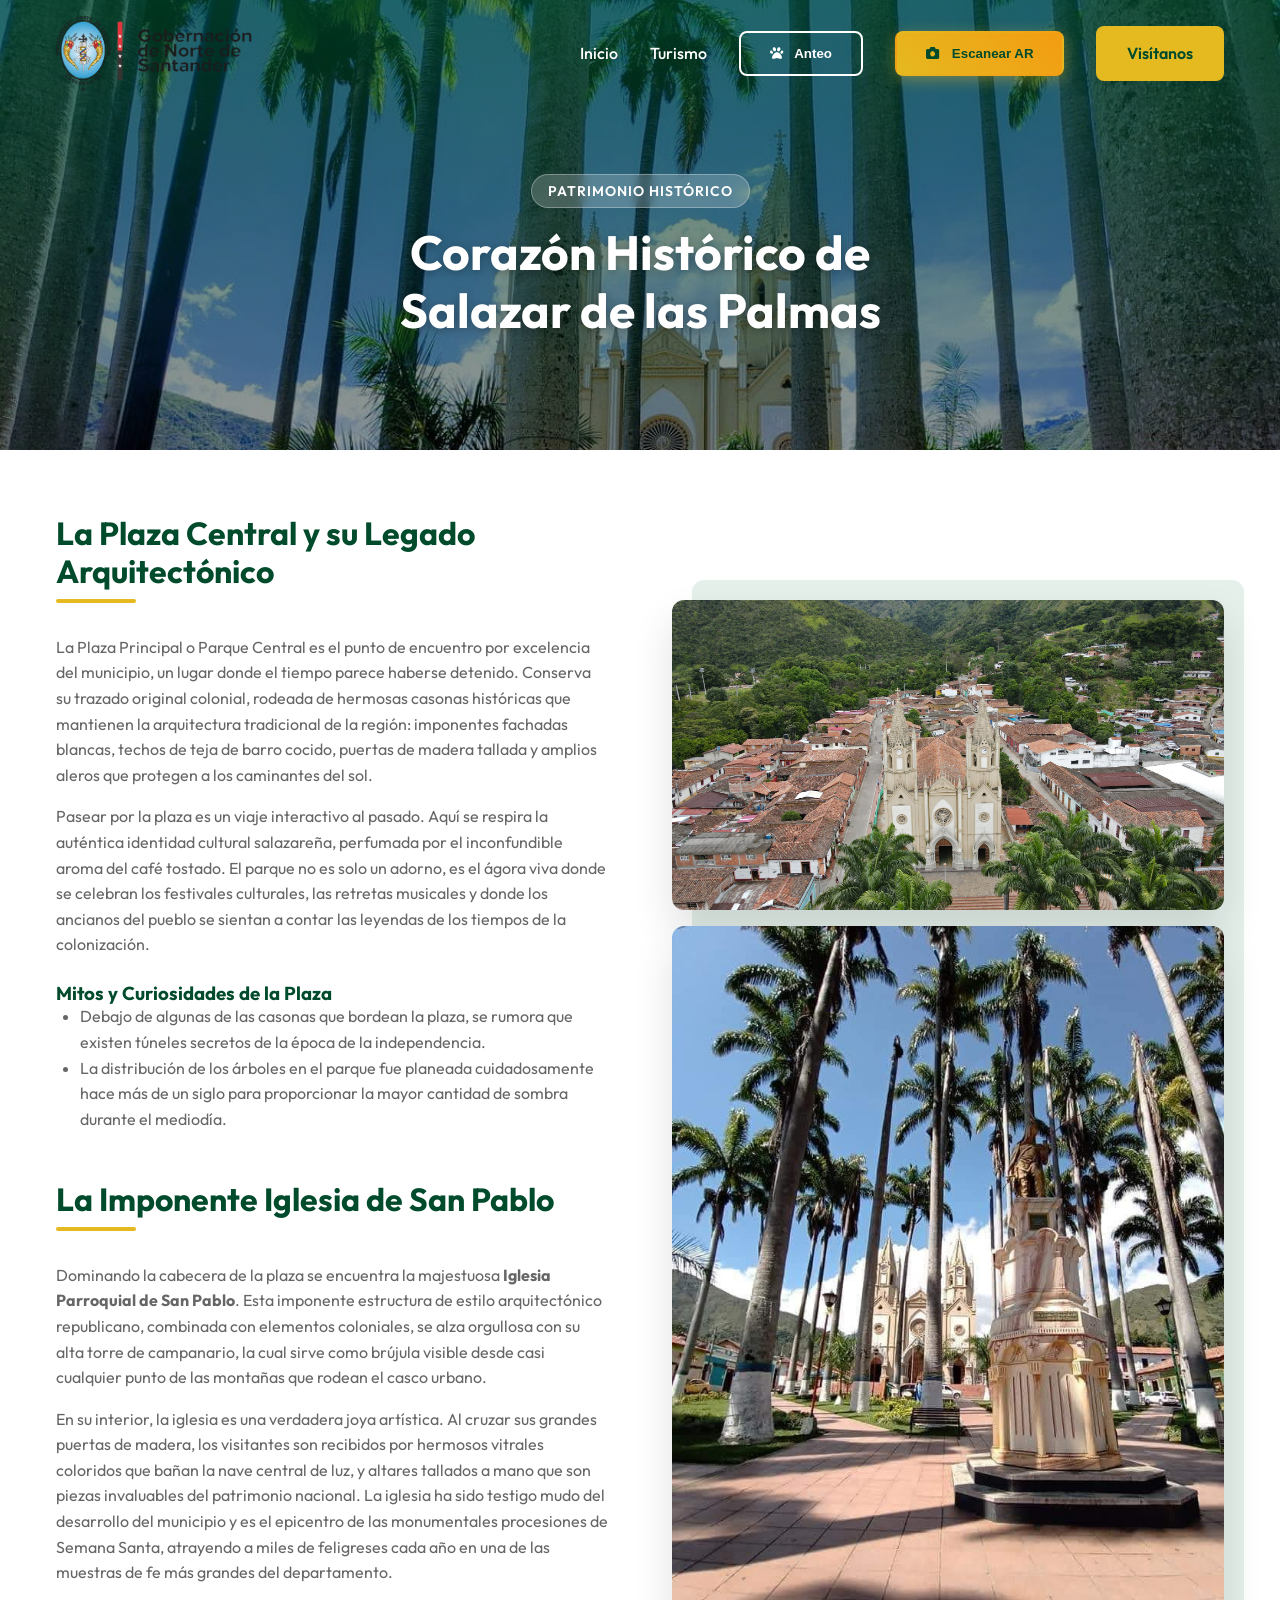
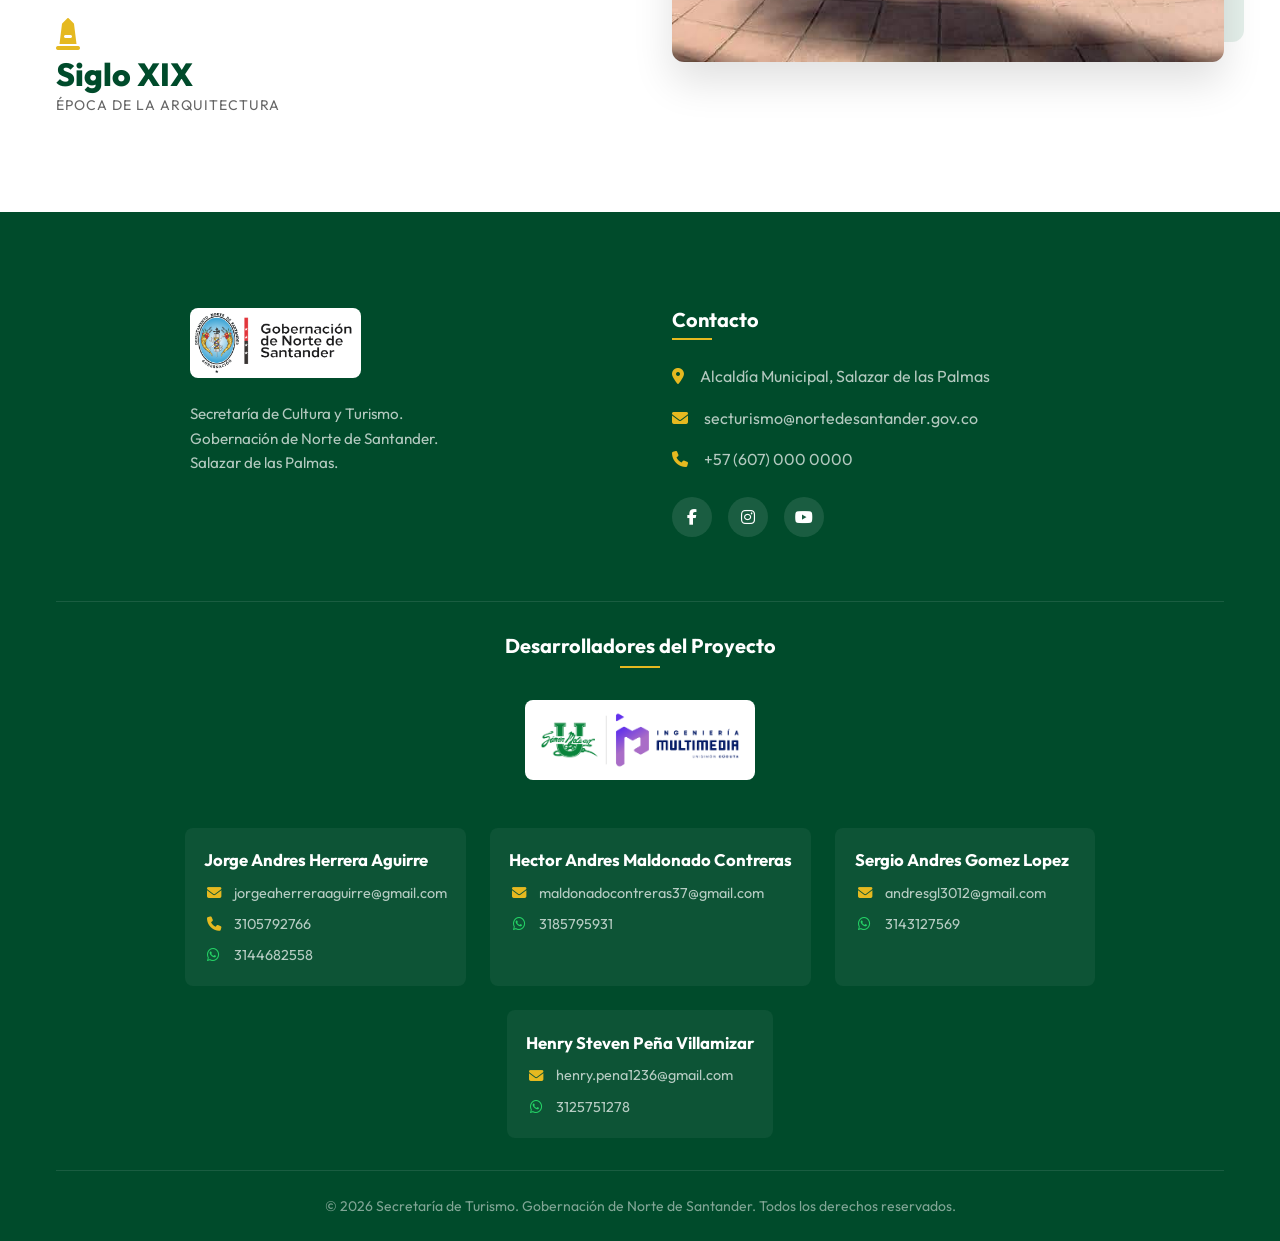
<file: cultura.html>
<!DOCTYPE html>
<html lang="es">
<head>
    <meta charset="UTF-8">
    <meta name="viewport" content="width=device-width, initial-scale=1.0">
    <title>Cultura e Historia - Salazar de las Palmas</title>
    
    <link href="https://fonts.googleapis.com/css2?family=Outfit:wght@300;400;500;600;700;800&display=swap" rel="stylesheet">
    <link rel="stylesheet" href="https://cdnjs.cloudflare.com/ajax/libs/font-awesome/6.4.0/css/all.min.css">
    <link rel="stylesheet" href="css/style.css">
    <link rel="stylesheet" href="css/components.css">
    <style>
        .hero-small {
            height: 50vh;
            min-height: 400px;
            background-image: url('Recursos/Plaza/PlazaPalmas.jpg');
            background-size: cover;
            background-position: center;
        }
        .content-section { padding: var(--spacing-lg) 0; }
        .text-block { margin-bottom: 2rem; }
    </style>
</head>
<body>

    <header class="navbar scrolled" id="navbar">
        <div class="container nav-container">
            <div class="logos">
                <img src="Recursos/logo-gobernacion.png" alt="Logo Gobernación" class="logo">
            </div>
            <button class="mobile-menu-toggle" aria-label="Abrir menú" id="menuToggle"><i class="fa-solid fa-bars"></i></button>
            <nav class="nav-links" id="navLinks">
                <a href="index.html#inicio" class="nav-link">Inicio</a>
                <a href="index.html#turismo" class="nav-link">Turismo</a>
                <button type="button" id="openAnteoBtn" class="btn btn-outline btn-anteo" aria-haspopup="dialog"><i class="fa-solid fa-paw" aria-hidden="true"></i> Anteo</button>
                <button id="openArBtn" class="btn btn-primary btn-ar"><i class="fa-solid fa-camera"></i> Escanear AR</button>
                <a href="index.html#contacto" class="btn btn-primary">Visítanos</a>
            </nav>
        </div>
    </header>

    <section class="hero hero-small">
        <div class="hero-overlay"></div>
        <div class="container hero-content fade-in-up">
            <span class="badge">Patrimonio Histórico</span>
            <h1 class="hero-title" style="font-size: 3rem;">Corazón Histórico de<br>Salazar de las Palmas</h1>
        </div>
    </section>

    <section class="section content-section">
        <div class="container">
            <div class="about-grid">
                <div class="about-text fade-in-up">
                    <div class="text-block">
                        <h2 class="section-title" style="font-size: 2rem;">La Plaza Central y su Legado Arquitectónico</h2>
                        <div class="title-underline"></div>
                        <p>La Plaza Principal o Parque Central es el punto de encuentro por excelencia del municipio, un lugar donde el tiempo parece haberse detenido. Conserva su trazado original colonial, rodeada de hermosas casonas históricas que mantienen la arquitectura tradicional de la región: imponentes fachadas blancas, techos de teja de barro cocido, puertas de madera tallada y amplios aleros que protegen a los caminantes del sol.</p>
                        <p>Pasear por la plaza es un viaje interactivo al pasado. Aquí se respira la auténtica identidad cultural salazareña, perfumada por el inconfundible aroma del café tostado. El parque no es solo un adorno, es el ágora viva donde se celebran los festivales culturales, las retretas musicales y donde los ancianos del pueblo se sientan a contar las leyendas de los tiempos de la colonización.</p>
                        
                        <h3 style="margin-top: 1.5rem; color: var(--color-primary-dark);">Mitos y Curiosidades de la Plaza</h3>
                        <ul style="margin-left: 1.5rem; margin-bottom: 1.5rem; color: var(--color-text-muted);">
                            <li>Debajo de algunas de las casonas que bordean la plaza, se rumora que existen túneles secretos de la época de la independencia.</li>
                            <li>La distribución de los árboles en el parque fue planeada cuidadosamente hace más de un siglo para proporcionar la mayor cantidad de sombra durante el mediodía.</li>
                        </ul>
                    </div>

                    <div class="text-block" style="margin-top: 3rem;">
                        <h2 class="section-title" style="font-size: 2rem;">La Imponente Iglesia de San Pablo</h2>
                        <div class="title-underline"></div>
                        <p>Dominando la cabecera de la plaza se encuentra la majestuosa <strong>Iglesia Parroquial de San Pablo</strong>. Esta imponente estructura de estilo arquitectónico republicano, combinada con elementos coloniales, se alza orgullosa con su alta torre de campanario, la cual sirve como brújula visible desde casi cualquier punto de las montañas que rodean el casco urbano.</p>
                        <p>En su interior, la iglesia es una verdadera joya artística. Al cruzar sus grandes puertas de madera, los visitantes son recibidos por hermosos vitrales coloridos que bañan la nave central de luz, y altares tallados a mano que son piezas invaluables del patrimonio nacional. La iglesia ha sido testigo mudo del desarrollo del municipio y es el epicentro de las monumentales procesiones de Semana Santa, atrayendo a miles de feligreses cada año en una de las muestras de fe más grandes del departamento.</p>
                    </div>
                    
                    <div class="stats-row" style="margin-top: 2rem; margin-bottom: 2rem;">
                        <div class="stat-item">
                            <i class="fa-solid fa-monument stat-icon"></i>
                            <span class="stat-number">Siglo XIX</span>
                            <span class="stat-label">Época de la Arquitectura</span>
                        </div>
                    </div>
                </div>
                
                <div class="about-image-wrapper fade-in-up delay-1">
                    <img src="Recursos/Iglesia/IglesiaPanoramica.jpg" alt="Iglesia de San Pablo" class="about-image" style="margin-bottom: 1rem;">
                    <img src="Recursos/Plaza/PlazaSalazar.jpg" alt="Plaza Central de Salazar" class="about-image">
                    <div class="image-accent"></div>
                </div>
            </div>
        </div>
    </section>

    <footer id="contacto" class="footer">
        <div class="container">
            <div class="footer-grid footer-grid-2col">
                <div class="footer-brand">
                    <div class="footer-logos">
                        <img src="Recursos/logo-gobernacion.png" alt="Gobernación" class="footer-logo">
                    </div>
                    <p class="footer-desc">Secretaría de Cultura y Turismo.<br>Gobernación de Norte de Santander.<br>Salazar de las Palmas.</p>
                </div>
                <div class="footer-contact">
                    <h4 class="footer-title">Contacto</h4>
                    <ul class="contact-info">
                        <li><i class="fa-solid fa-location-dot"></i> Alcaldía Municipal, Salazar de las Palmas</li>
                        <li><i class="fa-solid fa-envelope"></i> secturismo@nortedesantander.gov.co</li>
                        <li><i class="fa-solid fa-phone"></i> +57 (607) 000 0000</li>
                    </ul>
                    <div class="social-links">
                        <a href="https://www.facebook.com/GobernaciondeNortedeSantander/?locale=es_LA" target="_blank"><i class="fa-brands fa-facebook-f"></i></a>
                        <a href="https://www.instagram.com/gobernorte/" target="_blank"><i class="fa-brands fa-instagram"></i></a>
                        <a href="https://www.youtube.com/@GobernacionNorteDeSantander" target="_blank"><i class="fa-brands fa-youtube"></i></a>
                    </div>
                </div>
            </div>
            
            <div class="footer-developers" style="padding-bottom: 2rem; border-top: 1px solid rgba(255, 255, 255, 0.1); padding-top: 2rem; margin-top: 1rem;">
                <h4 style="color: white; font-size: 1.25rem; margin-bottom: 2rem; text-align: center; position: relative;">
                    Desarrolladores del Proyecto
                    <span style="display: block; width: 40px; height: 2px; background-color: var(--color-accent); margin: 0.5rem auto 0;"></span>
                </h4>
                <div style="display: flex; flex-wrap: wrap; justify-content: center; gap: 3rem; align-items: center;">
                    <div class="footer-logos" style="display: flex; flex-direction: column; align-items: center; margin-bottom: 0;">
                        <img src="Recursos/Multimedia-Logo.png" alt="Ingeniería Multimedia" class="footer-logo" style="background-color: white; height: 80px; padding: 10px;">
                    </div>
                    <div style="display: flex; flex-wrap: wrap; gap: 1.5rem; justify-content: center;">
                        <div style="background: rgba(255, 255, 255, 0.05); padding: 1.2rem; border-radius: 8px; min-width: 260px;">
                            <strong style="display: block; font-size: 1.05rem; color: white; margin-bottom: 0.5rem;">Jorge Andres Herrera Aguirre</strong>
                            <ul style="margin: 0; padding: 0; list-style: none; color: rgba(255, 255, 255, 0.7);">
                                <li style="margin-bottom: 0.5rem; font-size: 0.9rem; display: flex; align-items: center;"><i class="fa-solid fa-envelope" style="width: 20px; text-align: center; color: var(--color-accent); margin-right: 10px;"></i> jorgeaherreraaguirre@gmail.com</li>
                                <li style="margin-bottom: 0.5rem; font-size: 0.9rem; display: flex; align-items: center;"><i class="fa-solid fa-phone" style="width: 20px; text-align: center; color: var(--color-accent); margin-right: 10px;"></i> 3105792766</li>
                                <li style="margin-bottom: 0; font-size: 0.9rem; display: flex; align-items: center;"><a href="https://wa.me/573144682558" target="_blank" style="color: inherit; text-decoration: none; transition: color 0.3s ease; display: flex; align-items: center;" onmouseover="this.style.color='#25D366'" onmouseout="this.style.color='inherit'"><i class="fa-brands fa-whatsapp" style="width: 20px; text-align: center; color: #25D366; margin-right: 10px;"></i> 3144682558</a></li>
                            </ul>
                        </div>
                        <div style="background: rgba(255, 255, 255, 0.05); padding: 1.2rem; border-radius: 8px; min-width: 260px;">
                            <strong style="display: block; font-size: 1.05rem; color: white; margin-bottom: 0.5rem;">Hector Andres Maldonado Contreras</strong>
                            <ul style="margin: 0; padding: 0; list-style: none; color: rgba(255, 255, 255, 0.7);">
                                <li style="margin-bottom: 0.5rem; font-size: 0.9rem; display: flex; align-items: center;"><i class="fa-solid fa-envelope" style="width: 20px; text-align: center; color: var(--color-accent); margin-right: 10px;"></i> maldonadocontreras37@gmail.com</li>
                                <li style="margin-bottom: 0; font-size: 0.9rem; display: flex; align-items: center;"><a href="https://wa.me/573185795931" target="_blank" style="color: inherit; text-decoration: none; transition: color 0.3s ease; display: flex; align-items: center;" onmouseover="this.style.color='#25D366'" onmouseout="this.style.color='inherit'"><i class="fa-brands fa-whatsapp" style="width: 20px; text-align: center; color: #25D366; margin-right: 10px;"></i> 3185795931</a></li>
                            </ul>
                        </div>
                        <div style="background: rgba(255, 255, 255, 0.05); padding: 1.2rem; border-radius: 8px; min-width: 260px;">
                            <strong style="display: block; font-size: 1.05rem; color: white; margin-bottom: 0.5rem;">Sergio Andres Gomez Lopez</strong>
                            <ul style="margin: 0; padding: 0; list-style: none; color: rgba(255, 255, 255, 0.7);">
                                <li style="margin-bottom: 0.5rem; font-size: 0.9rem; display: flex; align-items: center;"><i class="fa-solid fa-envelope" style="width: 20px; text-align: center; color: var(--color-accent); margin-right: 10px;"></i> andresgl3012@gmail.com</li>
                                <li style="margin-bottom: 0; font-size: 0.9rem; display: flex; align-items: center;"><a href="https://wa.me/573143127569" target="_blank" style="color: inherit; text-decoration: none; transition: color 0.3s ease; display: flex; align-items: center;" onmouseover="this.style.color='#25D366'" onmouseout="this.style.color='inherit'"><i class="fa-brands fa-whatsapp" style="width: 20px; text-align: center; color: #25D366; margin-right: 10px;"></i> 3143127569</a></li>
                            </ul>
                        </div>
                        <div style="background: rgba(255, 255, 255, 0.05); padding: 1.2rem; border-radius: 8px; min-width: 260px;">
                            <strong style="display: block; font-size: 1.05rem; color: white; margin-bottom: 0.5rem;">Henry Steven Peña Villamizar</strong>
                            <ul style="margin: 0; padding: 0; list-style: none; color: rgba(255, 255, 255, 0.7);">
                                <li style="margin-bottom: 0.5rem; font-size: 0.9rem; display: flex; align-items: center;"><i class="fa-solid fa-envelope" style="width: 20px; text-align: center; color: var(--color-accent); margin-right: 10px;"></i> henry.pena1236@gmail.com</li>
                                <li style="margin-bottom: 0; font-size: 0.9rem; display: flex; align-items: center;"><a href="https://wa.me/573155726436" target="_blank" style="color: inherit; text-decoration: none; transition: color 0.3s ease; display: flex; align-items: center;" onmouseover="this.style.color='#25D366'" onmouseout="this.style.color='inherit'"><i class="fa-brands fa-whatsapp" style="width: 20px; text-align: center; color: #25D366; margin-right: 10px;"></i> 3125751278</a></li>
                            </ul>
                        </div>
                    </div>
                </div>
            </div>

            <div class="footer-bottom">
                <p>&copy; 2026 Secretaría de Turismo. Gobernación de Norte de Santander. Todos los derechos reservados.</p>
            </div>
        </div>
    </footer>

    <script src="js/main.js" defer></script>
</body>
</html>
</file>
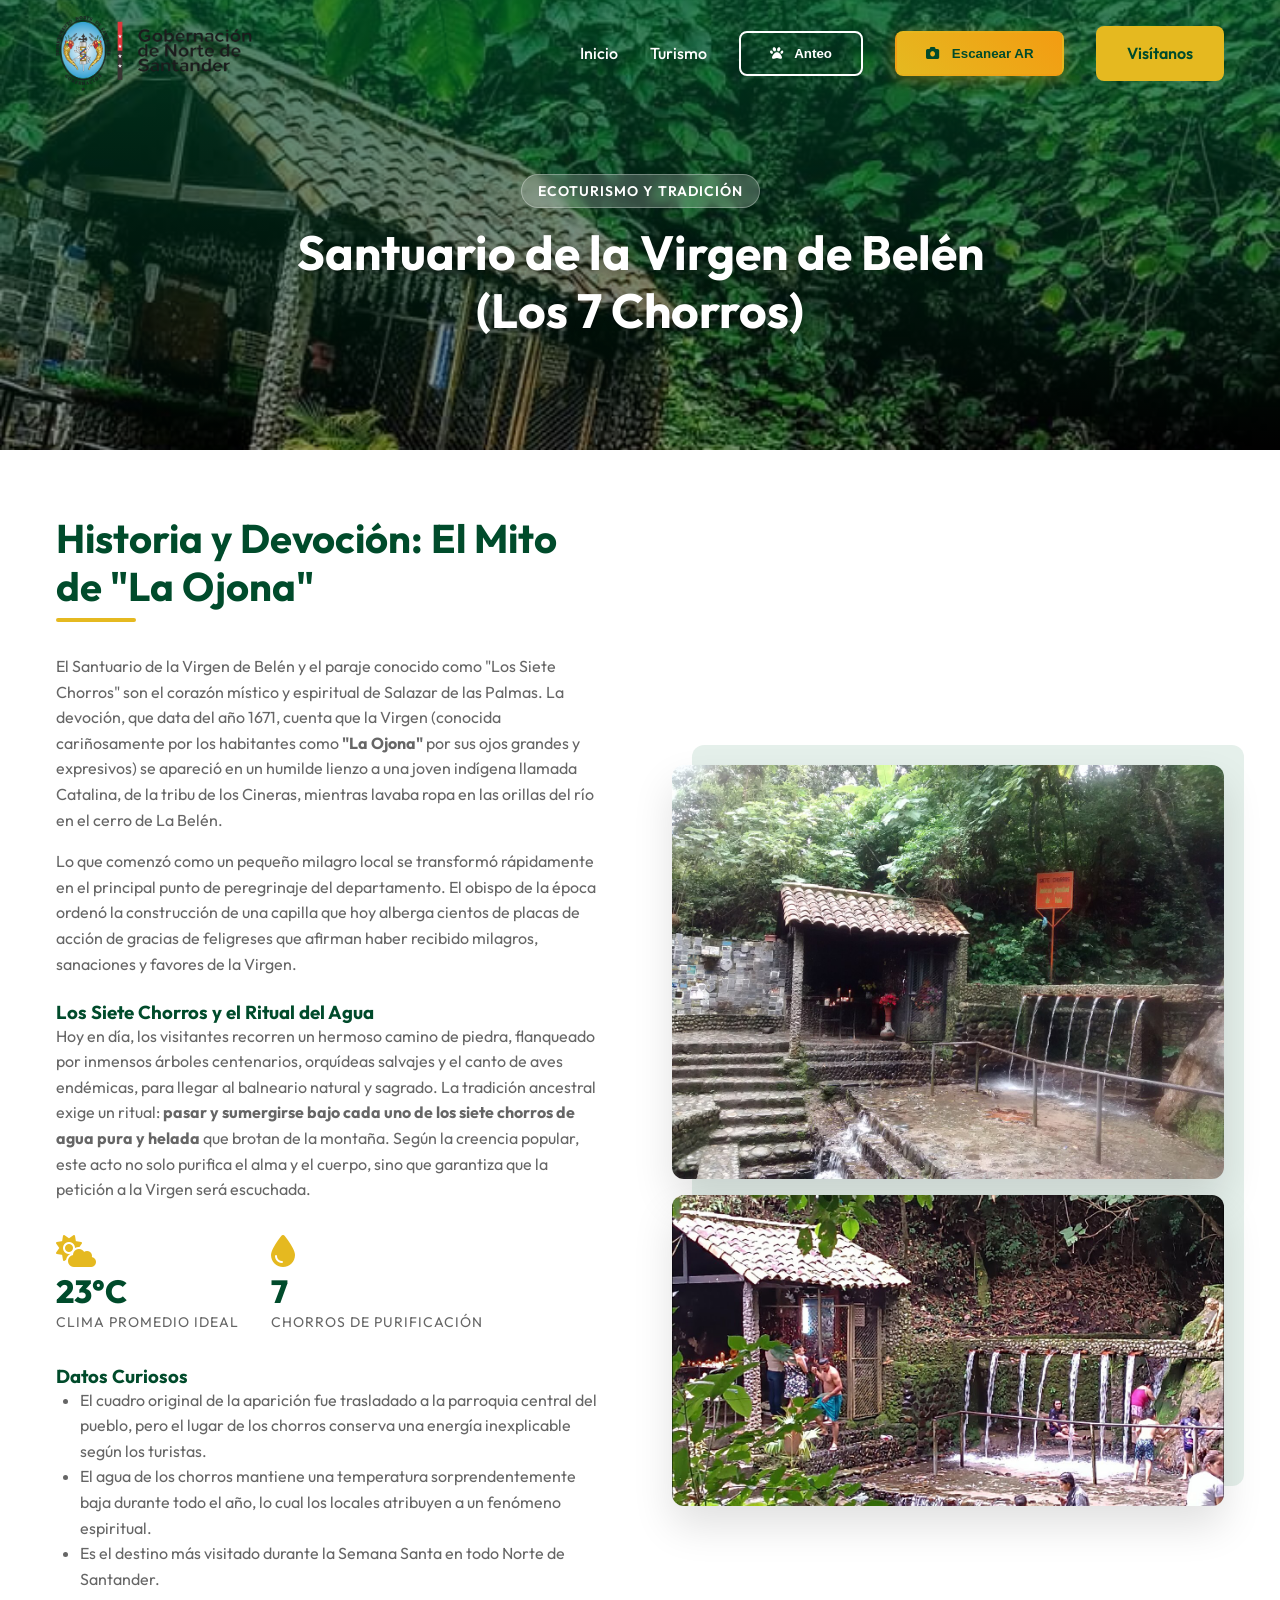
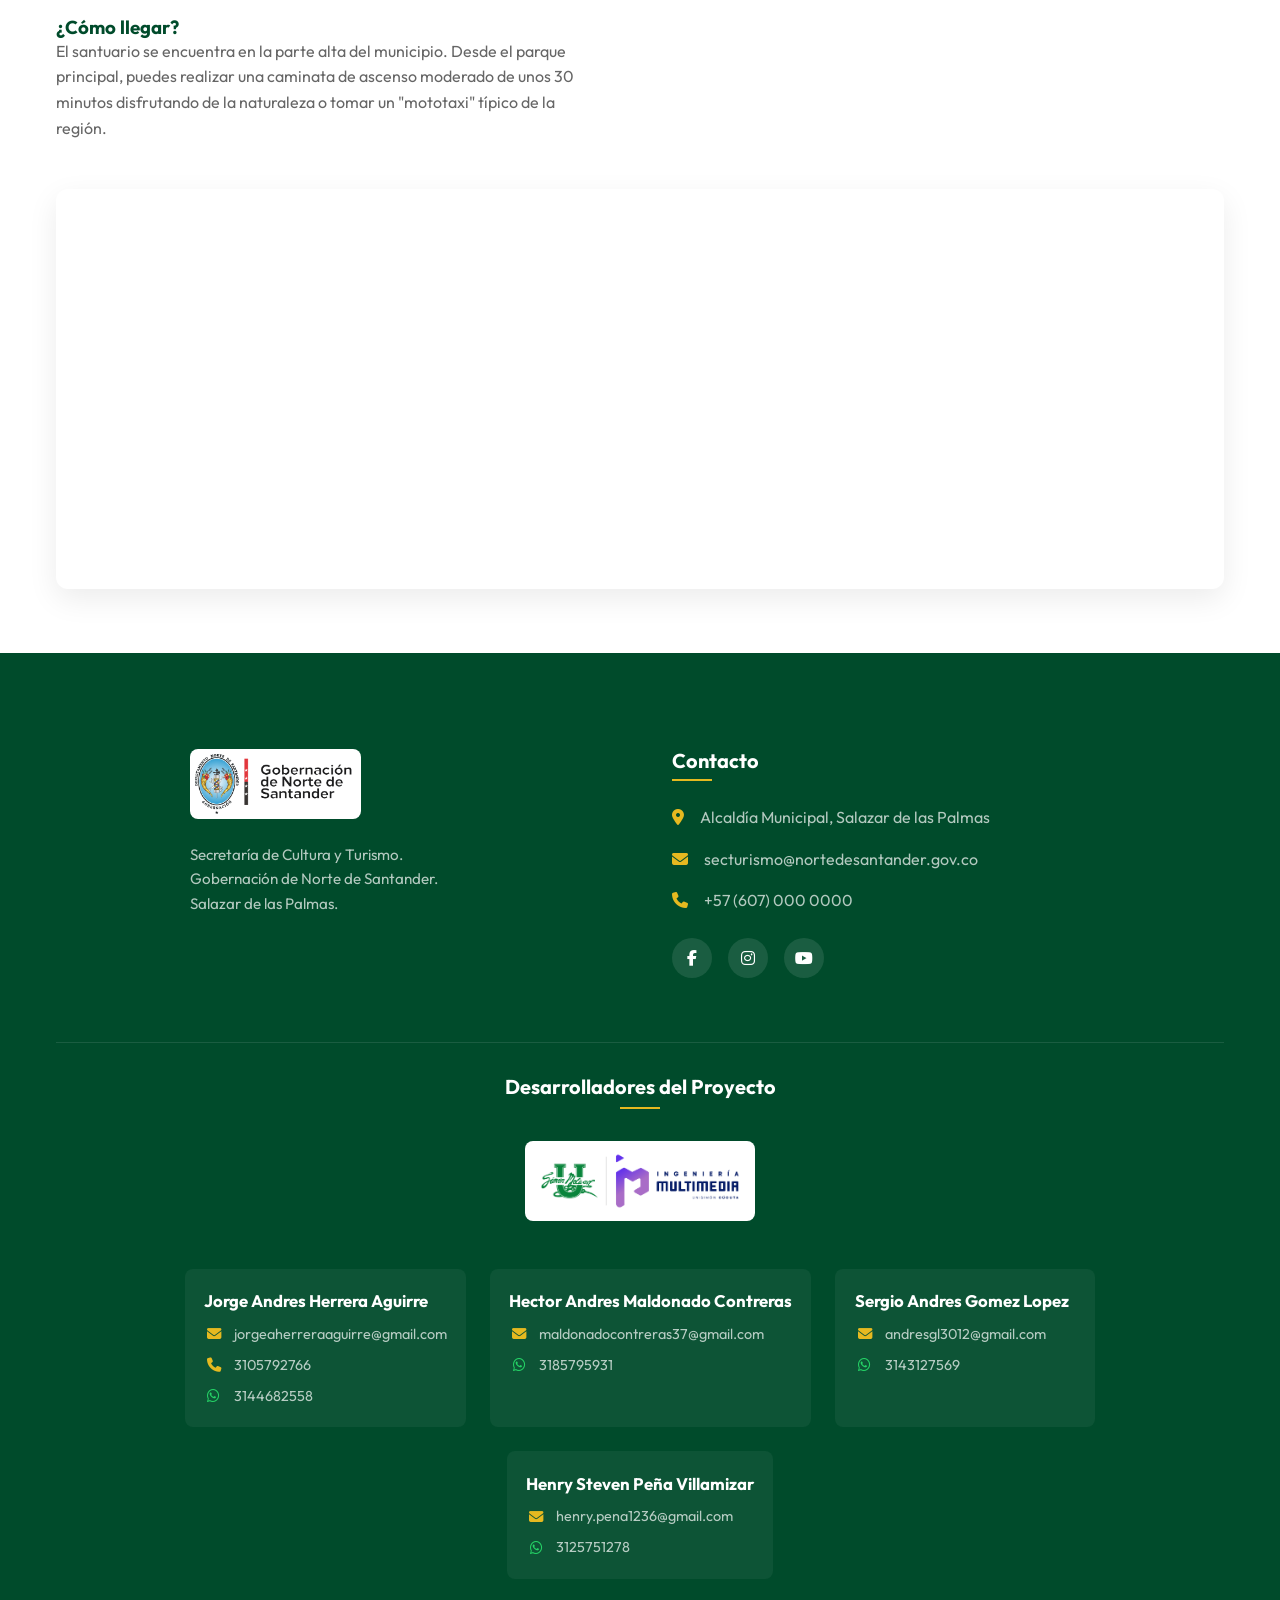
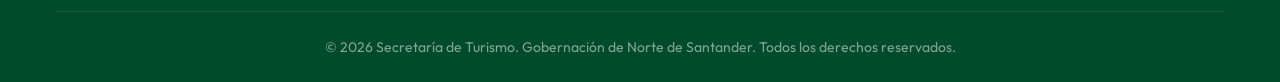
<file: naturaleza.html>
<!DOCTYPE html>
<html lang="es">
<head>
    <meta charset="UTF-8">
    <meta name="viewport" content="width=device-width, initial-scale=1.0">
    <title>Naturaleza - Santuario de la Virgen de Belén</title>
    
    <link href="https://fonts.googleapis.com/css2?family=Outfit:wght@300;400;500;600;700;800&display=swap" rel="stylesheet">
    <link rel="stylesheet" href="https://cdnjs.cloudflare.com/ajax/libs/font-awesome/6.4.0/css/all.min.css">
    <link rel="stylesheet" href="css/style.css">
    <link rel="stylesheet" href="css/components.css">
    <style>
        .hero-small {
            height: 50vh;
            min-height: 400px;
            background-image: url('Recursos/7chorros/7ChorrosVertical.jpg');
            background-size: cover;
            background-position: center 30%;
        }
        .content-section { padding: var(--spacing-lg) 0; }
        .map-container {
            width: 100%;
            height: 400px;
            border-radius: var(--radius-md);
            overflow: hidden;
            margin-top: 2rem;
            box-shadow: var(--shadow-md);
        }
    </style>
</head>
<body>

    <header class="navbar scrolled" id="navbar">
        <div class="container nav-container">
            <div class="logos">
                <img src="Recursos/logo-gobernacion.png" alt="Logo Gobernación" class="logo">
            </div>
            <button class="mobile-menu-toggle" aria-label="Abrir menú" id="menuToggle"><i class="fa-solid fa-bars"></i></button>
            <nav class="nav-links" id="navLinks">
                <a href="index.html#inicio" class="nav-link">Inicio</a>
                <a href="index.html#turismo" class="nav-link">Turismo</a>
                <button type="button" id="openAnteoBtn" class="btn btn-outline btn-anteo" aria-haspopup="dialog"><i class="fa-solid fa-paw" aria-hidden="true"></i> Anteo</button>
                <button id="openArBtn" class="btn btn-primary btn-ar"><i class="fa-solid fa-camera"></i> Escanear AR</button>
                <a href="index.html#contacto" class="btn btn-primary">Visítanos</a>
            </nav>
        </div>
    </header>

    <section class="hero hero-small">
        <div class="hero-overlay"></div>
        <div class="container hero-content fade-in-up">
            <span class="badge">Ecoturismo y Tradición</span>
            <h1 class="hero-title" style="font-size: 3rem;">Santuario de la Virgen de Belén<br>(Los 7 Chorros)</h1>
        </div>
    </section>

    <section class="section content-section">
        <div class="container">
            <div class="about-grid">
                <div class="about-text fade-in-up">
                    <h2 class="section-title">Historia y Devoción: El Mito de "La Ojona"</h2>
                    <div class="title-underline"></div>
                    <p>El Santuario de la Virgen de Belén y el paraje conocido como "Los Siete Chorros" son el corazón místico y espiritual de Salazar de las Palmas. La devoción, que data del año 1671, cuenta que la Virgen (conocida cariñosamente por los habitantes como <strong>"La Ojona"</strong> por sus ojos grandes y expresivos) se apareció en un humilde lienzo a una joven indígena llamada Catalina, de la tribu de los Cineras, mientras lavaba ropa en las orillas del río en el cerro de La Belén.</p>
                    <p>Lo que comenzó como un pequeño milagro local se transformó rápidamente en el principal punto de peregrinaje del departamento. El obispo de la época ordenó la construcción de una capilla que hoy alberga cientos de placas de acción de gracias de feligreses que afirman haber recibido milagros, sanaciones y favores de la Virgen.</p>
                    
                    <h3 style="margin-top: 1.5rem; color: var(--color-primary-dark);">Los Siete Chorros y el Ritual del Agua</h3>
                    <p>Hoy en día, los visitantes recorren un hermoso camino de piedra, flanqueado por inmensos árboles centenarios, orquídeas salvajes y el canto de aves endémicas, para llegar al balneario natural y sagrado. La tradición ancestral exige un ritual: <strong>pasar y sumergirse bajo cada uno de los siete chorros de agua pura y helada</strong> que brotan de la montaña. Según la creencia popular, este acto no solo purifica el alma y el cuerpo, sino que garantiza que la petición a la Virgen será escuchada.</p>
                    
                    <div class="stats-row" style="margin-top: 2rem; margin-bottom: 2rem;">
                        <div class="stat-item">
                            <i class="fa-solid fa-cloud-sun stat-icon"></i>
                            <span class="stat-number">23°C</span>
                            <span class="stat-label">Clima Promedio Ideal</span>
                        </div>
                        <div class="stat-item">
                            <i class="fa-solid fa-droplet stat-icon"></i>
                            <span class="stat-number">7</span>
                            <span class="stat-label">Chorros de purificación</span>
                        </div>
                    </div>

                    <h3 style="color: var(--color-primary-dark);">Datos Curiosos</h3>
                    <ul style="margin-left: 1.5rem; margin-bottom: 1.5rem; color: var(--color-text-muted);">
                        <li>El cuadro original de la aparición fue trasladado a la parroquia central del pueblo, pero el lugar de los chorros conserva una energía inexplicable según los turistas.</li>
                        <li>El agua de los chorros mantiene una temperatura sorprendentemente baja durante todo el año, lo cual los locales atribuyen a un fenómeno espiritual.</li>
                        <li>Es el destino más visitado durante la Semana Santa en todo Norte de Santander.</li>
                    </ul>

                    <h3 style="color: var(--color-primary-dark);">¿Cómo llegar?</h3>
                    <p>El santuario se encuentra en la parte alta del municipio. Desde el parque principal, puedes realizar una caminata de ascenso moderado de unos 30 minutos disfrutando de la naturaleza o tomar un "mototaxi" típico de la región.</p>
                </div>
                
                <div class="about-image-wrapper fade-in-up delay-1">
                    <img src="Recursos/7chorros/7chorrosSalazar.jpeg" alt="Los Siete Chorros y fieles" class="about-image" style="margin-bottom: 1rem;">
                    <img src="Recursos/7chorros/7chorrosGente.jpg" alt="Feligreses en Los 7 Chorros" class="about-image">
                    <div class="image-accent"></div>
                </div>
            </div>

            <!-- Google Maps Embed (Aproximación de ubicación de Salazar de las Palmas) -->
            <div class="map-container fade-in-up">
                <iframe src="https://www.google.com/maps/embed?pb=!1m18!1m12!1m3!1d3950.457199144368!2d-72.821944!3d7.925!2m3!1f0!2f0!3f0!3m2!1i1024!2i768!4f13.1!3m3!1m2!1s0x8e670460d37e6f3b%3A0xcb1b5e3c79c9431!2sSalazar%2C%20Norte%20de%20Santander!5e0!3m2!1ses!2sco!4v1716075192131!5m2!1ses!2sco" width="100%" height="100%" style="border:0;" allowfullscreen="" loading="lazy" referrerpolicy="no-referrer-when-downgrade"></iframe>
            </div>
        </div>
    </section>

    <!-- FOOTER INSTITUCIONAL -->
    <footer id="contacto" class="footer">
        <div class="container">
            <div class="footer-grid footer-grid-2col">
                <div class="footer-brand">
                    <div class="footer-logos">
                        <img src="Recursos/logo-gobernacion.png" alt="Gobernación" class="footer-logo">
                    </div>
                    <p class="footer-desc">Secretaría de Cultura y Turismo.<br>Gobernación de Norte de Santander.<br>Salazar de las Palmas.</p>
                </div>
                <div class="footer-contact">
                    <h4 class="footer-title">Contacto</h4>
                    <ul class="contact-info">
                        <li><i class="fa-solid fa-location-dot"></i> Alcaldía Municipal, Salazar de las Palmas</li>
                        <li><i class="fa-solid fa-envelope"></i> secturismo@nortedesantander.gov.co</li>
                        <li><i class="fa-solid fa-phone"></i> +57 (607) 000 0000</li>
                    </ul>
                    <div class="social-links">
                        <a href="https://www.facebook.com/GobernaciondeNortedeSantander/?locale=es_LA" target="_blank"><i class="fa-brands fa-facebook-f"></i></a>
                        <a href="https://www.instagram.com/gobernorte/" target="_blank"><i class="fa-brands fa-instagram"></i></a>
                        <a href="https://www.youtube.com/@GobernacionNorteDeSantander" target="_blank"><i class="fa-brands fa-youtube"></i></a>
                    </div>
                </div>
            </div>
            
            <div class="footer-developers" style="padding-bottom: 2rem; border-top: 1px solid rgba(255, 255, 255, 0.1); padding-top: 2rem; margin-top: 1rem;">
                <h4 style="color: white; font-size: 1.25rem; margin-bottom: 2rem; text-align: center; position: relative;">
                    Desarrolladores del Proyecto
                    <span style="display: block; width: 40px; height: 2px; background-color: var(--color-accent); margin: 0.5rem auto 0;"></span>
                </h4>
                <div style="display: flex; flex-wrap: wrap; justify-content: center; gap: 3rem; align-items: center;">
                    <div class="footer-logos" style="display: flex; flex-direction: column; align-items: center; margin-bottom: 0;">
                        <img src="Recursos/Multimedia-Logo.png" alt="Ingeniería Multimedia" class="footer-logo" style="background-color: white; height: 80px; padding: 10px;">
                    </div>
                    <div style="display: flex; flex-wrap: wrap; gap: 1.5rem; justify-content: center;">
                        <div style="background: rgba(255, 255, 255, 0.05); padding: 1.2rem; border-radius: 8px; min-width: 260px;">
                            <strong style="display: block; font-size: 1.05rem; color: white; margin-bottom: 0.5rem;">Jorge Andres Herrera Aguirre</strong>
                            <ul style="margin: 0; padding: 0; list-style: none; color: rgba(255, 255, 255, 0.7);">
                                <li style="margin-bottom: 0.5rem; font-size: 0.9rem; display: flex; align-items: center;"><i class="fa-solid fa-envelope" style="width: 20px; text-align: center; color: var(--color-accent); margin-right: 10px;"></i> jorgeaherreraaguirre@gmail.com</li>
                                <li style="margin-bottom: 0.5rem; font-size: 0.9rem; display: flex; align-items: center;"><i class="fa-solid fa-phone" style="width: 20px; text-align: center; color: var(--color-accent); margin-right: 10px;"></i> 3105792766</li>
                                <li style="margin-bottom: 0; font-size: 0.9rem; display: flex; align-items: center;"><a href="https://wa.me/573144682558" target="_blank" style="color: inherit; text-decoration: none; transition: color 0.3s ease; display: flex; align-items: center;" onmouseover="this.style.color='#25D366'" onmouseout="this.style.color='inherit'"><i class="fa-brands fa-whatsapp" style="width: 20px; text-align: center; color: #25D366; margin-right: 10px;"></i> 3144682558</a></li>
                            </ul>
                        </div>
                        <div style="background: rgba(255, 255, 255, 0.05); padding: 1.2rem; border-radius: 8px; min-width: 260px;">
                            <strong style="display: block; font-size: 1.05rem; color: white; margin-bottom: 0.5rem;">Hector Andres Maldonado Contreras</strong>
                            <ul style="margin: 0; padding: 0; list-style: none; color: rgba(255, 255, 255, 0.7);">
                                <li style="margin-bottom: 0.5rem; font-size: 0.9rem; display: flex; align-items: center;"><i class="fa-solid fa-envelope" style="width: 20px; text-align: center; color: var(--color-accent); margin-right: 10px;"></i> maldonadocontreras37@gmail.com</li>
                                <li style="margin-bottom: 0; font-size: 0.9rem; display: flex; align-items: center;"><a href="https://wa.me/573185795931" target="_blank" style="color: inherit; text-decoration: none; transition: color 0.3s ease; display: flex; align-items: center;" onmouseover="this.style.color='#25D366'" onmouseout="this.style.color='inherit'"><i class="fa-brands fa-whatsapp" style="width: 20px; text-align: center; color: #25D366; margin-right: 10px;"></i> 3185795931</a></li>
                            </ul>
                        </div>
                        <div style="background: rgba(255, 255, 255, 0.05); padding: 1.2rem; border-radius: 8px; min-width: 260px;">
                            <strong style="display: block; font-size: 1.05rem; color: white; margin-bottom: 0.5rem;">Sergio Andres Gomez Lopez</strong>
                            <ul style="margin: 0; padding: 0; list-style: none; color: rgba(255, 255, 255, 0.7);">
                                <li style="margin-bottom: 0.5rem; font-size: 0.9rem; display: flex; align-items: center;"><i class="fa-solid fa-envelope" style="width: 20px; text-align: center; color: var(--color-accent); margin-right: 10px;"></i> andresgl3012@gmail.com</li>
                                <li style="margin-bottom: 0; font-size: 0.9rem; display: flex; align-items: center;"><a href="https://wa.me/573143127569" target="_blank" style="color: inherit; text-decoration: none; transition: color 0.3s ease; display: flex; align-items: center;" onmouseover="this.style.color='#25D366'" onmouseout="this.style.color='inherit'"><i class="fa-brands fa-whatsapp" style="width: 20px; text-align: center; color: #25D366; margin-right: 10px;"></i> 3143127569</a></li>
                            </ul>
                        </div>
                        <div style="background: rgba(255, 255, 255, 0.05); padding: 1.2rem; border-radius: 8px; min-width: 260px;">
                            <strong style="display: block; font-size: 1.05rem; color: white; margin-bottom: 0.5rem;">Henry Steven Peña Villamizar</strong>
                            <ul style="margin: 0; padding: 0; list-style: none; color: rgba(255, 255, 255, 0.7);">
                                <li style="margin-bottom: 0.5rem; font-size: 0.9rem; display: flex; align-items: center;"><i class="fa-solid fa-envelope" style="width: 20px; text-align: center; color: var(--color-accent); margin-right: 10px;"></i> henry.pena1236@gmail.com</li>
                                <li style="margin-bottom: 0; font-size: 0.9rem; display: flex; align-items: center;"><a href="https://wa.me/573155726436" target="_blank" style="color: inherit; text-decoration: none; transition: color 0.3s ease; display: flex; align-items: center;" onmouseover="this.style.color='#25D366'" onmouseout="this.style.color='inherit'"><i class="fa-brands fa-whatsapp" style="width: 20px; text-align: center; color: #25D366; margin-right: 10px;"></i> 3125751278</a></li>
                            </ul>
                        </div>
                    </div>
                </div>
            </div>

            <div class="footer-bottom">
                <p>&copy; 2026 Secretaría de Turismo. Gobernación de Norte de Santander. Todos los derechos reservados.</p>
            </div>
        </div>
    </footer>

    <script src="js/main.js" defer></script>
</body>
</html>
</file>
<file: css/style.css>
/* ==========================================================================
   Variables y Configuración Global (Diseño Institucional)
   ========================================================================== */
:root {
    /* Paleta de Colores - Gobernación de Norte de Santander */
    --color-primary: #006b3f; /* Verde institucional */
    --color-primary-dark: #004b2b;
    --color-accent: #e5b920; /* Dorado / Amarillo institucional */
    --color-accent-hover: #f5c72a;
    
    /* Colores neutrales */
    --color-text-main: #333333;
    --color-text-muted: #666666;
    --color-bg-main: #ffffff;
    --color-bg-light: #f4f7f6;
    --color-border: #e0e0e0;
    
    /* Tipografía */
    --font-primary: 'Outfit', sans-serif;
    
    /* Espaciado */
    --spacing-xs: 0.5rem;
    --spacing-sm: 1rem;
    --spacing-md: 2rem;
    --spacing-lg: 4rem;
    --spacing-xl: 6rem;
    
    /* Sombras y Bordes */
    --shadow-sm: 0 2px 10px rgba(0, 0, 0, 0.05);
    --shadow-md: 0 10px 30px rgba(0, 0, 0, 0.08);
    --shadow-lg: 0 20px 40px rgba(0, 0, 0, 0.12);
    --radius-sm: 8px;
    --radius-md: 12px;
    --radius-lg: 20px;
    
    /* Transiciones */
    --transition-fast: 0.2s ease-in-out;
    --transition-normal: 0.3s ease-in-out;
    --transition-slow: 0.5s cubic-bezier(0.25, 0.8, 0.25, 1);
}

/* ==========================================================================
   Reseteo Básico
   ========================================================================== */
* {
    margin: 0;
    padding: 0;
    box-sizing: border-box;
}

html {
    scroll-behavior: smooth; /* Scroll fluido */
    font-size: 16px;
}

body {
    font-family: var(--font-primary);
    color: var(--color-text-main);
    background-color: var(--color-bg-main);
    line-height: 1.6;
    overflow-x: hidden;
}

/* ==========================================================================
   Tipografía Global
   ========================================================================== */
h1, h2, h3, h4, h5, h6 {
    font-weight: 700;
    line-height: 1.2;
    color: var(--color-primary-dark);
}

a {
    text-decoration: none;
    color: var(--color-primary);
    transition: color var(--transition-fast);
}

a:hover {
    color: var(--color-accent);
}

img {
    max-width: 100%;
    height: auto;
    display: block;
}

/* ==========================================================================
   Layout y Utilidades
   ========================================================================== */
.container {
    width: 100%;
    max-width: 1200px;
    margin: 0 auto;
    padding: 0 var(--spacing-sm);
}

.section {
    padding: var(--spacing-xl) 0;
}

.bg-light {
    background-color: var(--color-bg-light);
}

.text-center {
    text-align: center;
}

/* Títulos de sección */
.section-title {
    font-size: 2.5rem;
    margin-bottom: var(--spacing-xs);
    position: relative;
    display: inline-block;
}

.title-underline {
    width: 80px;
    height: 4px;
    background-color: var(--color-accent);
    margin-bottom: var(--spacing-md);
    border-radius: 2px;
}

.title-underline.center {
    margin-left: auto;
    margin-right: auto;
}

.section-description {
    max-width: 700px;
    margin: 0 auto var(--spacing-lg);
    font-size: 1.125rem;
    color: var(--color-text-muted);
}

/* Badges / Etiquetas */
.badge {
    display: inline-block;
    padding: 0.3rem 1rem;
    background-color: rgba(0, 107, 63, 0.1);
    color: var(--color-primary);
    border-radius: 50px;
    font-size: 0.875rem;
    font-weight: 600;
    margin-bottom: var(--spacing-sm);
    text-transform: uppercase;
    letter-spacing: 1px;
}

.badge-center {
    margin-left: auto;
    margin-right: auto;
}

/* ==========================================================================
   Animaciones Generales
   ========================================================================== */
.fade-in-up {
    opacity: 0;
    transform: translateY(30px);
    transition: opacity 0.8s ease-out, transform 0.8s ease-out;
}

.fade-in-up.visible {
    opacity: 1;
    transform: translateY(0);
}

.delay-1 { transition-delay: 0.2s; }
.delay-2 { transition-delay: 0.4s; }
</file>
<file: css/components.css>
/* ==========================================================================
   Botones
   ========================================================================== */
.btn {
    display: inline-block;
    padding: 0.8rem 1.8rem;
    border-radius: var(--radius-sm);
    font-weight: 600;
    text-align: center;
    cursor: pointer;
    transition: all var(--transition-fast);
    border: 2px solid transparent;
}

.btn-primary {
    background-color: var(--color-accent);
    color: var(--color-primary-dark);
}

.btn-primary:hover {
    background-color: var(--color-accent-hover);
    transform: translateY(-2px);
    box-shadow: var(--shadow-md);
    color: var(--color-primary-dark);
}

.btn-outline {
    background-color: transparent;
    color: white;
    border-color: white;
}

.btn-outline:hover {
    background-color: white;
    color: var(--color-primary-dark);
    transform: translateY(-2px);
}

.btn-secondary {
    background-color: rgba(0, 107, 63, 0.1);
    color: var(--color-primary);
}

.btn-secondary:hover {
    background-color: var(--color-primary);
    color: white;
}

.btn-large {
    padding: 1rem 2.5rem;
    font-size: 1.125rem;
}

.btn-sm {
    padding: 0.5rem 1.2rem;
    font-size: 0.875rem;
}

.btn i {
    margin-left: 0.5rem;
    transition: transform 0.3s ease;
}

.btn:hover i {
    transform: translateX(4px);
}

.btn-ar {
    position: relative;
    overflow: hidden;
    background: linear-gradient(45deg, var(--color-accent), #f39c12);
    color: var(--color-primary-dark);
    font-weight: 700;
    box-shadow: 0 4px 15px rgba(229, 185, 32, 0.4);
    animation: pulse-ar 2s infinite;
    z-index: 1;
}

.btn-ar::before {
    content: '';
    position: absolute;
    top: 0;
    left: -100%;
    width: 100%;
    height: 100%;
    background: linear-gradient(90deg, transparent, rgba(255, 255, 255, 0.6), transparent);
    transition: left 0.6s ease;
    z-index: -1;
}

.btn-ar:hover::before {
    left: 100%;
}

.btn-ar:hover {
    transform: translateY(-3px) scale(1.05);
    box-shadow: 0 10px 25px rgba(229, 185, 32, 0.6);
    background: linear-gradient(45deg, #f39c12, var(--color-accent));
}

.btn-ar i {
    margin-left: 0 !important;
    margin-right: 0.6rem;
    transition: transform 0.4s cubic-bezier(0.175, 0.885, 0.32, 1.275);
}

.btn-ar:hover i {
    transform: rotate(15deg) scale(1.3);
}

@keyframes pulse-ar {
    0% { box-shadow: 0 0 0 0 rgba(229, 185, 32, 0.7); }
    70% { box-shadow: 0 0 0 10px rgba(229, 185, 32, 0); }
    100% { box-shadow: 0 0 0 0 rgba(229, 185, 32, 0); }
}

/* ==========================================================================
   Navegación (Navbar)
   ========================================================================== */
.navbar {
    position: fixed;
    top: 0;
    left: 0;
    width: 100%;
    z-index: 1000;
    background-color: transparent;
    transition: all var(--transition-normal);
    padding: 1rem 0;
}

.navbar.scrolled {
    background-color: rgba(255, 255, 255, 0.95);
    backdrop-filter: blur(10px); /* Glassmorphism effect */
    box-shadow: var(--shadow-sm);
    padding: 0.5rem 0;
}

.nav-container {
    display: flex;
    justify-content: space-between;
    align-items: center;
}

.logos {
    display: flex;
    align-items: center;
    gap: 1rem;
}

.logo {
    height: 75px;
    width: auto;
    object-fit: contain;
    transition: transform var(--transition-fast);
}

.navbar.scrolled .logo {
    height: 55px;
}

.nav-links {
    display: flex;
    align-items: center;
    gap: 2rem;
}

.nav-link {
    color: white;
    font-weight: 500;
    position: relative;
}

.navbar.scrolled .nav-link {
    color: var(--color-text-main);
}

.navbar.scrolled .nav-link:hover {
    color: var(--color-primary);
}

.nav-link::after {
    content: '';
    position: absolute;
    bottom: -4px;
    left: 0;
    width: 0;
    height: 2px;
    background-color: var(--color-accent);
    transition: width var(--transition-fast);
}

.nav-link:hover::after {
    width: 100%;
}

.mobile-menu-toggle {
    display: none;
    background: none;
    border: none;
    font-size: 1.5rem;
    color: white;
    cursor: pointer;
}

.navbar.scrolled .mobile-menu-toggle {
    color: var(--color-text-main);
}

/* ==========================================================================
   Hero Section
   ========================================================================== */
.hero {
    height: 100vh;
    min-height: 600px;
    position: relative;
    display: flex;
    align-items: center;
    justify-content: center;
    background-image: url('../Recursos/hero-salazar.png');
    background-size: cover;
    background-position: center;
    background-attachment: fixed; /* Parallax effect */
    color: white;
    text-align: center;
    padding-top: 80px; /* Offset for navbar */
}

.hero-overlay {
    position: absolute;
    top: 0;
    left: 0;
    width: 100%;
    height: 100%;
    background: linear-gradient(to bottom, rgba(0, 75, 43, 0.7), rgba(0, 0, 0, 0.4));
    z-index: 1;
}

.hero-content {
    position: relative;
    z-index: 2;
    max-width: 800px;
}

.hero .badge {
    background-color: rgba(255, 255, 255, 0.2);
    color: white;
    backdrop-filter: blur(5px);
    border: 1px solid rgba(255, 255, 255, 0.3);
}

.hero-title {
    font-size: 4rem;
    color: white;
    margin-bottom: var(--spacing-sm);
    text-shadow: 0 2px 10px rgba(0, 0, 0, 0.3);
}

.hero-subtitle {
    font-size: 1.25rem;
    margin-bottom: var(--spacing-md);
    opacity: 0.9;
    text-shadow: 0 2px 5px rgba(0, 0, 0, 0.5);
}

.hero-buttons {
    display: flex;
    gap: 1rem;
    justify-content: center;
}

/* ==========================================================================
   Acerca de (Historia)
   ========================================================================== */
.about-grid {
    display: grid;
    grid-template-columns: 1fr 1fr;
    gap: var(--spacing-lg);
    align-items: center;
}

.about-text p {
    margin-bottom: var(--spacing-sm);
    color: var(--color-text-muted);
}

.stats-row {
    display: flex;
    gap: 2rem;
    margin-top: var(--spacing-md);
}

.stat-item {
    display: flex;
    flex-direction: column;
}

.stat-icon {
    font-size: 2rem;
    color: var(--color-accent);
    margin-bottom: 0.5rem;
}

.stat-number {
    font-size: 2rem;
    font-weight: 800;
    color: var(--color-primary-dark);
    line-height: 1;
}

.stat-label {
    font-size: 0.875rem;
    color: var(--color-text-muted);
    text-transform: uppercase;
    letter-spacing: 1px;
    margin-top: 0.25rem;
}

.about-image-wrapper {
    position: relative;
}

.about-image {
    border-radius: var(--radius-md);
    box-shadow: var(--shadow-lg);
    position: relative;
    z-index: 2;
}

.image-accent {
    position: absolute;
    top: -20px;
    right: -20px;
    width: 100%;
    height: 100%;
    background-color: var(--color-primary);
    border-radius: var(--radius-md);
    z-index: 1;
    opacity: 0.1;
}

/* ==========================================================================
   Tarjetas Turísticas
   ========================================================================== */
.cards-grid {
    display: grid;
    grid-template-columns: repeat(3, 1fr);
    gap: var(--spacing-md);
}

.tour-card {
    background-color: var(--color-bg-main);
    border-radius: var(--radius-md);
    overflow: hidden;
    box-shadow: var(--shadow-sm);
    transition: transform var(--transition-normal), box-shadow var(--transition-normal);
    height: 100%;
    display: flex;
    flex-direction: column;
}

.tour-card:hover {
    transform: translateY(-10px);
    box-shadow: 0 10px 30px rgba(0, 107, 63, 0.25); /* Sombra verde institucional */
}

.card-image {
    position: relative;
    height: 250px;
    overflow: hidden;
}

.card-image img {
    width: 100%;
    height: 100%;
    object-fit: cover;
    transition: transform var(--transition-slow);
}

.tour-card:hover .card-image img {
    transform: scale(1.05);
}

.card-category {
    position: absolute;
    top: 1rem;
    right: 1rem;
    background-color: var(--color-accent);
    color: var(--color-primary-dark);
    padding: 0.3rem 0.8rem;
    border-radius: 50px;
    font-size: 0.75rem;
    font-weight: 700;
    text-transform: uppercase;
    z-index: 2;
}

.card-content {
    padding: 1.5rem;
    flex-grow: 1;
    display: flex;
    flex-direction: column;
}

.card-title {
    font-size: 1.25rem;
    margin-bottom: 0.5rem;
}

.card-text {
    color: var(--color-text-muted);
    font-size: 0.95rem;
    margin-bottom: 1.5rem;
    flex-grow: 1;
}

/* ==========================================================================
   Galería
   ========================================================================== */
.gallery-grid {
    display: grid;
    grid-template-columns: repeat(2, 1fr);
    gap: 1rem;
}

.gallery-item {
    position: relative;
    border-radius: var(--radius-md);
    overflow: hidden;
    height: 300px;
    cursor: pointer;
    transition: transform var(--transition-normal), box-shadow var(--transition-normal);
}

.gallery-item img {
    width: 100%;
    height: 100%;
    object-fit: cover;
    transition: transform var(--transition-slow);
}

.gallery-overlay {
    position: absolute;
    top: 0;
    left: 0;
    width: 100%;
    height: 100%;
    background: linear-gradient(to top, rgba(0, 107, 63, 0.8), transparent);
    display: flex;
    align-items: flex-end;
    padding: 1.5rem;
    opacity: 0;
    transition: opacity var(--transition-normal);
}

.gallery-overlay span {
    color: white;
    font-size: 1.25rem;
    font-weight: 600;
    transform: translateY(20px);
    transition: transform var(--transition-normal);
}

.gallery-item:hover {
    transform: translateY(-5px);
    box-shadow: 0 10px 30px rgba(0, 107, 63, 0.4);
}

.gallery-item:hover img {
    transform: scale(1.1);
}

.gallery-item:hover .gallery-overlay {
    opacity: 1;
}

.gallery-item:hover .gallery-overlay span {
    transform: translateY(0);
}

/* ==========================================================================
   Lightbox Galería
   ========================================================================== */
.lightbox {
    position: fixed;
    top: 0;
    left: 0;
    width: 100%;
    height: 100%;
    background-color: rgba(0, 0, 0, 0.9);
    z-index: 2000;
    display: flex;
    justify-content: center;
    align-items: center;
    opacity: 0;
    pointer-events: none;
    transition: opacity var(--transition-normal);
}

.lightbox.active {
    opacity: 1;
    pointer-events: auto;
}

.lightbox-content {
    position: relative;
    max-width: 90%;
    max-height: 90%;
    text-align: center;
}

.lightbox-img {
    max-width: 100%;
    max-height: 80vh;
    border-radius: var(--radius-md);
    box-shadow: 0 0 20px rgba(0,0,0,0.5);
    display: none;
}

.lightbox-img.active {
    display: inline-block;
}

.lightbox-close {
    position: absolute;
    top: -40px;
    right: 0;
    color: white;
    font-size: 2rem;
    cursor: pointer;
    background: none;
    border: none;
}

.lightbox-prev, .lightbox-next {
    position: absolute;
    top: 50%;
    transform: translateY(-50%);
    background: rgba(0,0,0,0.5);
    color: white;
    border: none;
    font-size: 2rem;
    padding: 1rem;
    cursor: pointer;
    border-radius: 50%;
    transition: background var(--transition-fast);
}

.lightbox-prev:hover, .lightbox-next:hover {
    background: var(--color-accent);
    color: var(--color-primary-dark);
}

.lightbox-prev {
    left: -80px;
}

.lightbox-next {
    right: -80px;
}

@media (max-width: 900px) {
    .lightbox-prev { left: 10px; }
    .lightbox-next { right: 10px; }
}

/* ==========================================================================
   Footer
   ========================================================================== */
.footer {
    background-color: var(--color-primary-dark);
    color: white;
    padding-top: var(--spacing-xl);
}

.footer-grid {
    display: grid;
    grid-template-columns: 2fr 1fr 1.5fr;
    gap: var(--spacing-lg);
    margin-bottom: var(--spacing-lg);
}

.footer-grid-2col {
    grid-template-columns: 1fr 1fr;
    max-width: 900px;
    margin-left: auto;
    margin-right: auto;
}

.footer-logos {
    margin-bottom: 1.5rem;
}

.footer-logo {
    height: 70px;
    object-fit: contain;
    background-color: white; /* Para que resalte si tiene texto oscuro */
    padding: 5px;
    border-radius: 8px;
}

.footer-desc {
    color: rgba(255, 255, 255, 0.7);
    font-size: 0.95rem;
}

.footer-title {
    color: white;
    font-size: 1.25rem;
    margin-bottom: 1.5rem;
    position: relative;
    padding-bottom: 0.5rem;
}

.footer-title::after {
    content: '';
    position: absolute;
    bottom: 0;
    left: 0;
    width: 40px;
    height: 2px;
    background-color: var(--color-accent);
}

.footer-links ul, .contact-info {
    list-style: none;
}

.footer-links li {
    margin-bottom: 0.75rem;
}

.footer-links a {
    color: rgba(255, 255, 255, 0.7);
    transition: color var(--transition-fast);
}

.footer-links a:hover {
    color: var(--color-accent);
    padding-left: 5px;
}

.contact-info li {
    display: flex;
    align-items: flex-start;
    gap: 1rem;
    margin-bottom: 1rem;
    color: rgba(255, 255, 255, 0.7);
}

.contact-info i {
    color: var(--color-accent);
    margin-top: 0.25rem;
}

.social-links {
    display: flex;
    gap: 1rem;
    margin-top: 1.5rem;
}

.social-links a {
    display: flex;
    align-items: center;
    justify-content: center;
    width: 40px;
    height: 40px;
    border-radius: 50%;
    background-color: rgba(255, 255, 255, 0.1);
    color: white;
    transition: all var(--transition-fast);
}

.social-links a:hover {
    background-color: var(--color-accent);
    color: var(--color-primary-dark);
    transform: translateY(-3px);
}

.footer-bottom {
    text-align: center;
    padding: 1.5rem 0;
    border-top: 1px solid rgba(255, 255, 255, 0.1);
    color: rgba(255, 255, 255, 0.5);
    font-size: 0.875rem;
}

/* ==========================================================================
   Responsive Design
   ========================================================================== */
@media (max-width: 992px) {
    .about-grid, .cards-grid {
        grid-template-columns: 1fr;
    }
    
    .footer-grid {
        grid-template-columns: 1fr 1fr;
    }
    
    .hero-title {
        font-size: 3rem;
    }
    
    .about-image-wrapper {
        order: -1; /* Pone la imagen arriba en móviles */
    }
}

@media (max-width: 768px) {
    .mobile-menu-toggle {
        display: block;
    }
    
    .nav-links {
        position: absolute;
        top: 100%;
        left: 0;
        width: 100%;
        background-color: white;
        flex-direction: column;
        padding: 2rem;
        gap: 1.5rem;
        box-shadow: var(--shadow-md);
        clip-path: polygon(0 0, 100% 0, 100% 0, 0 0); /* Oculto por defecto */
        transition: clip-path 0.4s ease-in-out;
    }
    
    .nav-links.active {
        clip-path: polygon(0 0, 100% 0, 100% 100%, 0 100%);
    }
    
    .nav-link {
        color: var(--color-text-main);
        font-size: 1.125rem;
    }
    
    .navbar {
        background-color: white;
        padding: 0.5rem 0;
        box-shadow: var(--shadow-sm);
    }
    
    .mobile-menu-toggle {
        color: var(--color-text-main);
    }
    
    .logo {
        height: 40px;
    }
    
    .hero-buttons {
        flex-direction: column;
    }
    
    .footer-grid {
        grid-template-columns: 1fr;
    }
    
    .gallery-grid {
        grid-template-columns: 1fr;
    }
    
    .hero-title {
        font-size: 2.5rem;
    }
}

/* ==========================================================================
   Anteo (botón del navbar y ventana de presentación)
   ========================================================================== */

/* Botón: hereda de .btn-outline (borde blanco, fondo transparente).
   Sobre fondo blanco (navbar con scroll, páginas internas, menú móvil)
   el blanco no se vería, así que pasa al verde institucional. */
.btn-anteo i {
    margin-left: 0;
    margin-right: 0.5rem;
}

.btn-anteo:hover i {
    transform: rotate(-15deg);
}

.navbar.scrolled .btn-anteo {
    color: var(--color-primary);
    border-color: var(--color-primary);
}

.navbar.scrolled .btn-anteo:hover {
    background-color: var(--color-primary);
    color: white;
}

/* Fondo oscurecido */
.anteo-modal {
    position: fixed;
    inset: 0;
    z-index: 2000;
    display: flex;
    justify-content: center;
    align-items: center;
    padding: var(--spacing-sm);
    background-color: color-mix(in srgb, var(--color-primary-dark) 75%, transparent);
    /* backdrop-filter: blur(10px); */
    opacity: 0;
    visibility: hidden;
    transition: opacity var(--transition-normal), visibility var(--transition-normal);
}

.anteo-modal.active {
    opacity: 1;
    visibility: visible;
}

/* Ventana */
.anteo-dialog {
    position: relative;
    display: flex;
    flex-direction: column;
    width: 100%;
    max-width: 920px;
    max-height: calc(100vh - 2 * var(--spacing-sm));
    max-height: calc(100dvh - 2 * var(--spacing-sm));
    background-color: var(--color-primary-dark);
    border-top: 4px solid var(--color-accent);
    border-radius: var(--radius-lg);
    box-shadow: var(--shadow-lg);
    overflow: hidden;
    transform: translateY(30px) scale(0.97);
    transition: transform var(--transition-slow);
}

.anteo-modal.active .anteo-dialog {
    transform: translateY(0) scale(1);
}

/* Contenedor con scroll propio (la X queda fija fuera de él) */
.anteo-body {
    display: grid;
    grid-template-columns: 1.4fr 1fr;
    gap: var(--spacing-md);
    align-items: center;
    padding: var(--spacing-md);
    overflow-y: auto;
    overscroll-behavior: contain;
    min-height: 0;
}

.anteo-close {
    position: absolute;
    top: 0.75rem;
    right: 0.75rem;
    z-index: 2;
    width: 40px;
    height: 40px;
    display: flex;
    align-items: center;
    justify-content: center;
    border: none;
    border-radius: 50%;
    background-color: rgba(255, 255, 255, 0.1);
    color: white;
    font-size: 1.25rem;
    cursor: pointer;
    transition: all var(--transition-fast);
}

.anteo-close:hover,
.anteo-close:focus-visible {
    background-color: var(--color-accent);
    color: var(--color-primary-dark);
}

.anteo-title {
    color: var(--color-accent);
    font-size: 2.25rem;
    margin-bottom: var(--spacing-sm);
}

.anteo-text p {
    color: rgba(255, 255, 255, 0.85);
    margin-bottom: var(--spacing-sm);
}

.anteo-text p:last-child {
    margin-bottom: 0;
    color: white;
    font-weight: 600;
}

.anteo-image {
    width: 100%;
    max-width: 340px;
    margin: 0 auto;
    filter: drop-shadow(0 10px 20px rgba(0, 0, 0, 0.3));
}

@media (max-width: 768px) {
    .anteo-body {
        grid-template-columns: 1fr;
        gap: var(--spacing-sm);
        padding: var(--spacing-md) 1.25rem;
    }

    .anteo-figure {
        order: -1; /* Imagen arriba, texto debajo */
    }

    .anteo-image {
        max-width: 200px;
    }

    .anteo-title {
        font-size: 1.75rem;
        text-align: center;
    }

    /* El menú móvil tiene fondo blanco */
    .btn-anteo {
        color: var(--color-primary);
        border-color: var(--color-primary);
    }

    .btn-anteo:hover {
        background-color: var(--color-primary);
        color: white;
    }
}

@media (prefers-reduced-motion: reduce) {
    .anteo-dialog {
        transform: none;
        transition: none;
    }
}
</file>
